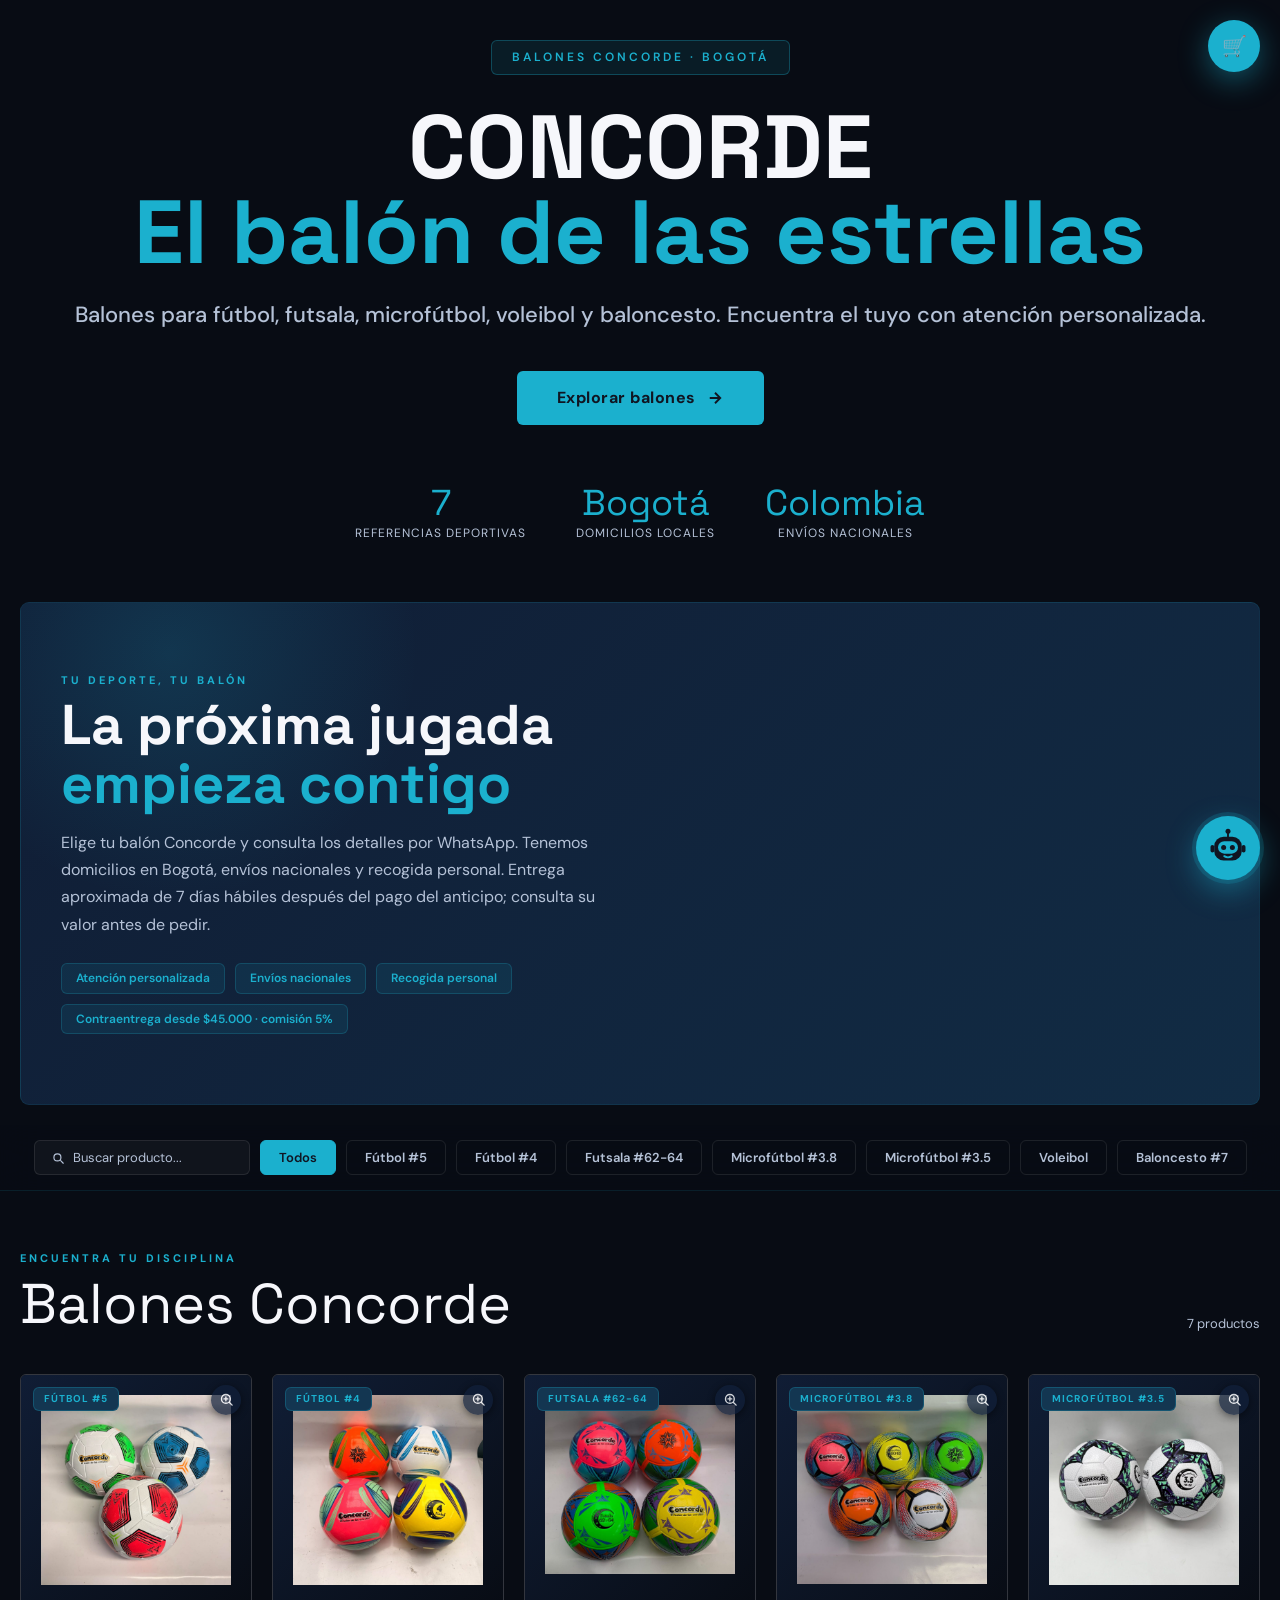
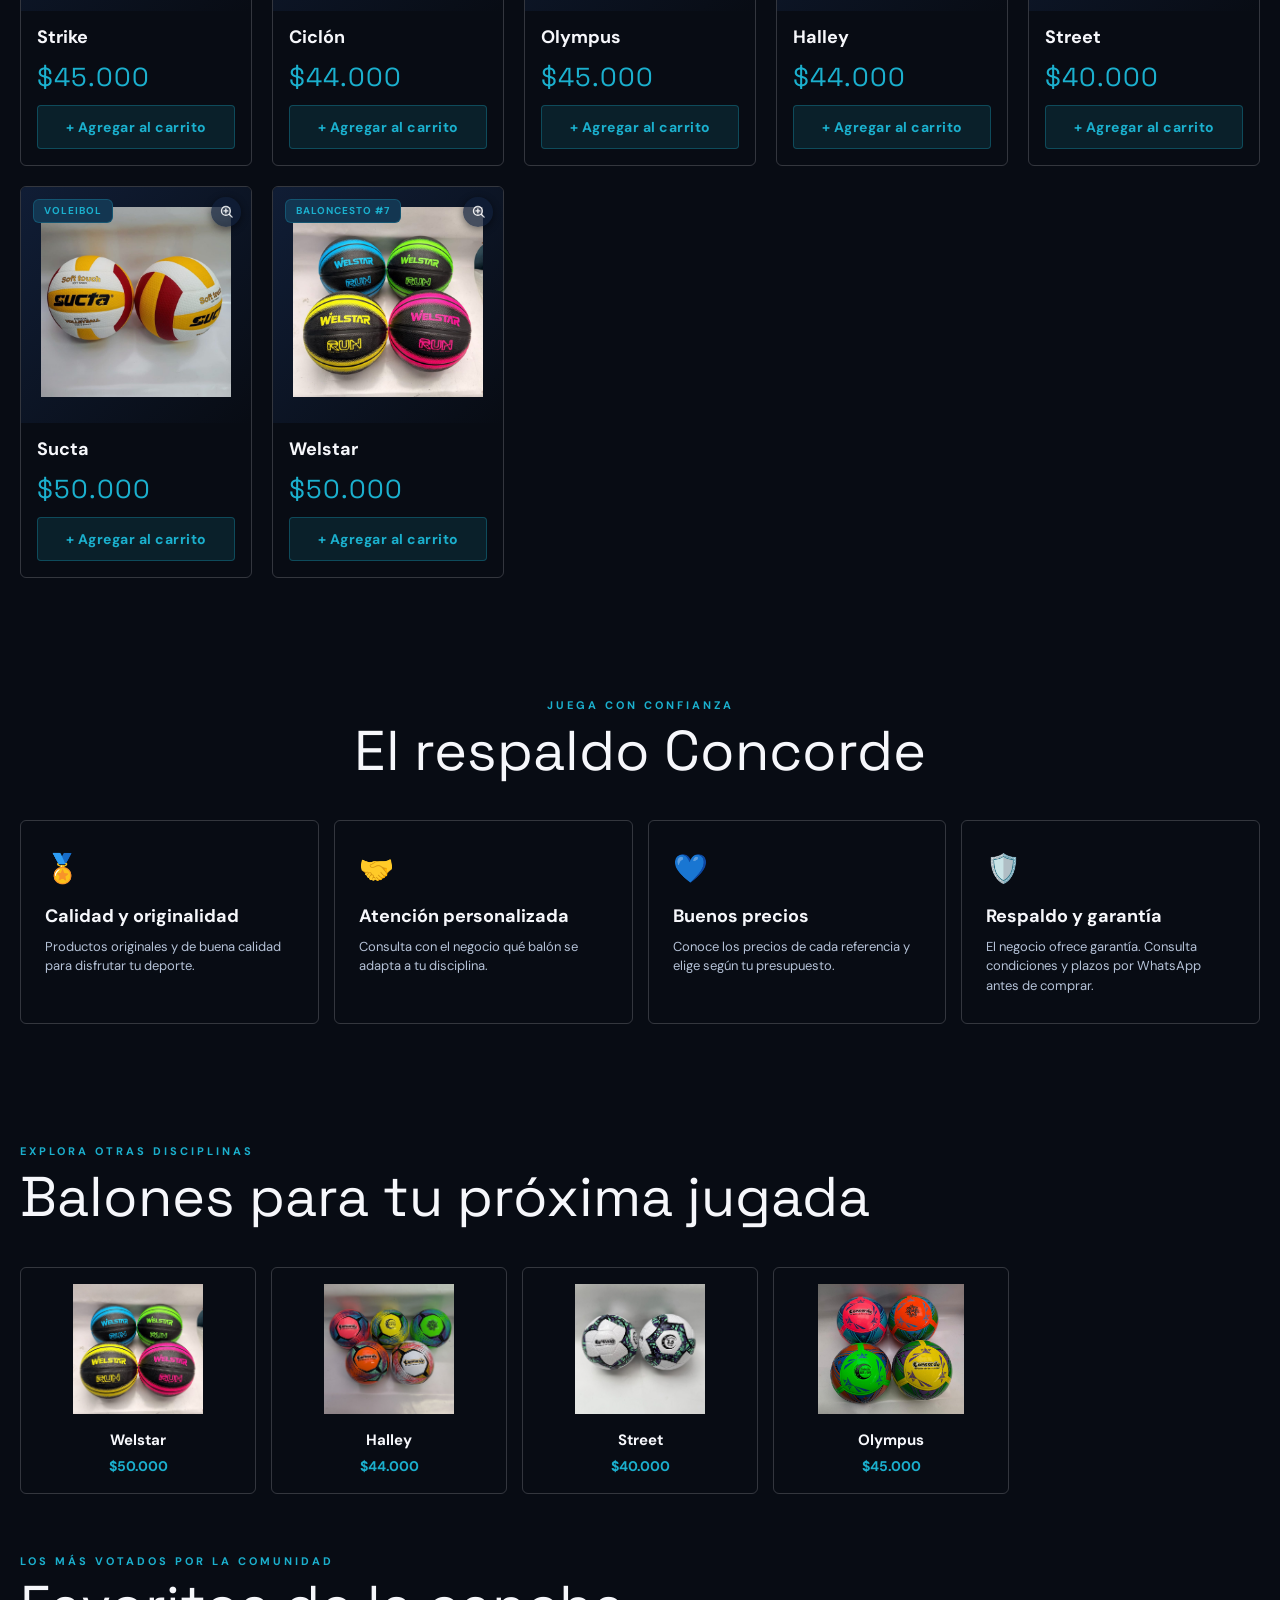
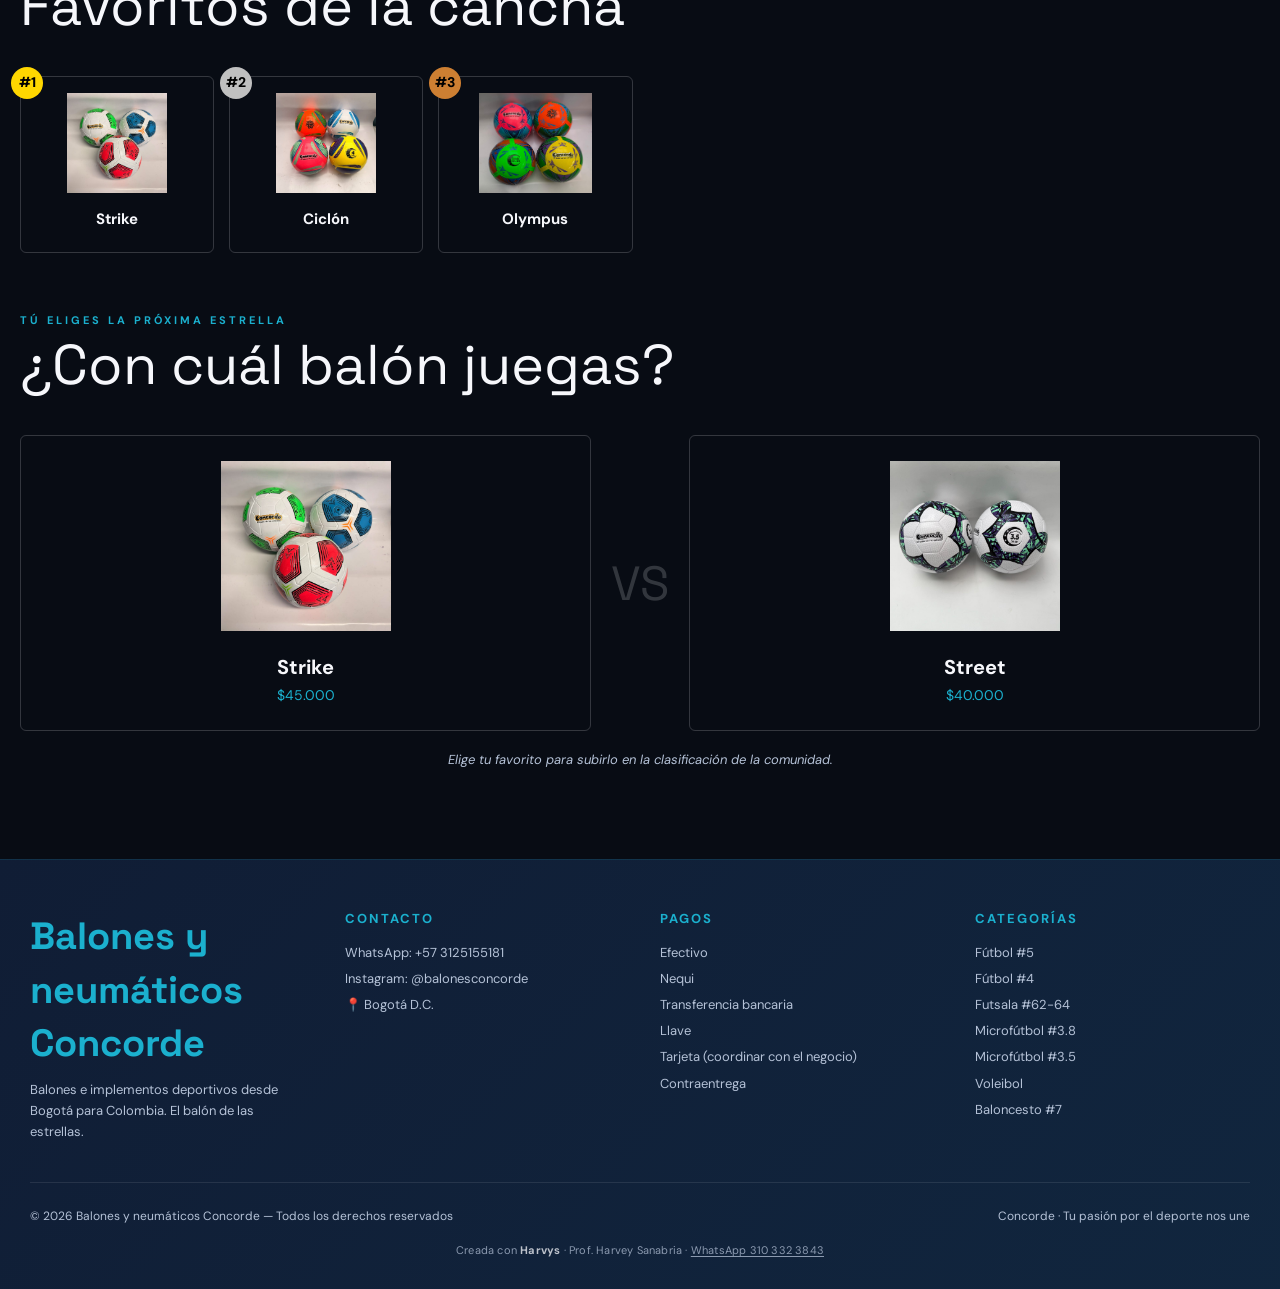
<file: index.html>
<!DOCTYPE html>
<!-- Tienda generada con Harvys, asistente de e-commerce creado por el Profesor Harvey Sanabria -->
<html lang="es">
<head>
<meta charset="UTF-8">
<meta name="viewport" content="width=device-width, initial-scale=1.0">
<title>Balones y neumáticos Concorde — El balón de las estrellas</title>
<meta name="description" content="Balones e implementos deportivos para diversos deportes.">
<meta name="generator" content="Harvys — asistente de e-commerce del Profesor Harvey Sanabria">

<link rel="preconnect" href="https://fonts.googleapis.com">
<link rel="preconnect" href="https://fonts.gstatic.com" crossorigin>
<link href="https://fonts.googleapis.com/css2?family=Space+Grotesk&display=swap" rel="stylesheet">
<link href="https://fonts.googleapis.com/css2?family=DM+Sans:wght@400;600;700&display=swap" rel="stylesheet">
<link rel="stylesheet" href="styles.css">
</head>
<body class="anim-baja tarj-borde modo-oscuro">

<!-- MODAL PAGO -->
<div class="modal-overlay" id="modal-pago" onclick="modalClickFuera(event)">
  <div class="modal">
    <div class="modal-handle"></div>
    <div class="modal-head"><h3>Confirmar pago</h3><button class="modal-cerrar" onclick="cerrarModal()" aria-label="Cerrar">✕</button></div>
    <div class="modal-body">
      <div class="modal-total"><span class="tl">Total a pagar</span><span class="tm" id="modal-total-monto">$0</span></div>
      <div class="pago-metodos" id="pago-metodos"></div>
      <div class="pago-datos" id="pago-datos">
        <div class="pd-label">Transferir a este número</div>
        <div class="pd-numero" id="pd-numero"></div>
        <div class="pd-nombre" id="pd-nombre"></div>
        <button class="btn-copiar" onclick="copiarNumero()">📋 Copiar número</button>
      </div>
      <div class="pasos">
        <div class="paso"><div class="paso-num">1</div><div class="paso-txt" id="paso-1"></div></div>
        <div class="paso"><div class="paso-num">2</div><div class="paso-txt">Toca <strong>"Confirmar y enviar"</strong> — se abre WhatsApp con tu pedido</div></div>
        <div class="paso"><div class="paso-num">3</div><div class="paso-txt" id="paso-3"></div></div>
      </div>
    </div>
    <div class="modal-foot">
      <a href="#" target="_blank" rel="noopener" class="btn-wsp" onclick="return prepararWsp(this)">✅ Confirmar y enviar por WhatsApp</a>
      <button class="btn-seguir" onclick="cerrarModal()">← Seguir comprando</button>
    </div>
  </div>
</div>

<div class="overlay" id="overlay" onclick="cerrarCarrito()"></div>

<!-- VISOR DE FOTOS -->
<div class="visor" id="visor" role="dialog" aria-modal="true" aria-label="Foto del producto">
  <figure class="visor-caja">
    <button class="visor-cerrar" aria-label="Cerrar">✕</button>
    <div class="visor-foto" id="visor-foto"><img id="visor-img" alt=""></div>
    <figcaption><strong id="visor-nombre"></strong><span id="visor-precio"></span></figcaption>
    <div class="visor-ayuda">Toca o haz clic en la foto para ampliarla más</div>
  </figure>
</div>

<button class="carrito-fab" onclick="toggleCarrito()" id="fab" aria-label="Abrir carrito">🛒<span class="carrito-badge" id="badge">0</span></button>

<div class="carrito-panel" id="panel-carrito">
  <div class="panel-header"><h3>Tus balones elegidos</h3><button class="btn-cerrar" onclick="cerrarCarrito()" aria-label="Cerrar carrito">✕</button></div>
  <ul id="lista-carrito"></ul>
  <div class="panel-footer">
    <div class="total-row"><span class="total-lbl">Total</span><span class="total-monto" id="total">$0</span></div>
    <div class="panel-btns"><button class="btn-vaciar" onclick="vaciarCarrito()">Vaciar</button><button class="btn-pagar" onclick="pagar()">Consultar pedido por WhatsApp</button></div>
  </div>
</div>

<!-- ASISTENTE DE LA TIENDA (responde con los datos de esta tienda) -->
<span class="as-aviso" id="as-aviso">¿Te ayudo? 👋</span>
<button class="as-burbuja" id="as-burbuja" aria-label="Abrir el asistente de la tienda"><svg class="as-robot" viewBox="0 0 64 64" aria-hidden="true">
      <line x1="32" y1="5" x2="32" y2="14" stroke="currentColor" stroke-width="3" stroke-linecap="round"/>
      <circle class="as-antena" cx="32" cy="5" r="4" fill="currentColor"/>
      <rect x="4" y="27" width="6" height="12" rx="3" fill="currentColor"/>
      <rect x="54" y="27" width="6" height="12" rx="3" fill="currentColor"/>
      <rect x="10" y="14" width="44" height="38" rx="15" fill="currentColor"/>
      <rect x="16" y="21" width="32" height="20" rx="10" fill="var(--as-cara)"/>
      <circle class="as-ojo" cx="25" cy="31" r="4" fill="currentColor"/>
      <circle class="as-ojo" cx="39" cy="31" r="4" fill="currentColor"/>
      <path d="M26 45q6 4 12 0" stroke="var(--as-cara)" stroke-width="3" fill="none" stroke-linecap="round"/>
    </svg></button>
<div class="as-panel" id="as-panel" role="dialog" aria-label="Pachito">
  <div class="as-cabecera">
    <div class="as-avatar"><svg class="as-robot" viewBox="0 0 64 64" aria-hidden="true">
      <line x1="32" y1="5" x2="32" y2="14" stroke="currentColor" stroke-width="3" stroke-linecap="round"/>
      <circle class="as-antena" cx="32" cy="5" r="4" fill="currentColor"/>
      <rect x="4" y="27" width="6" height="12" rx="3" fill="currentColor"/>
      <rect x="54" y="27" width="6" height="12" rx="3" fill="currentColor"/>
      <rect x="10" y="14" width="44" height="38" rx="15" fill="currentColor"/>
      <rect x="16" y="21" width="32" height="20" rx="10" fill="var(--as-cara)"/>
      <circle class="as-ojo" cx="25" cy="31" r="4" fill="currentColor"/>
      <circle class="as-ojo" cx="39" cy="31" r="4" fill="currentColor"/>
      <path d="M26 45q6 4 12 0" stroke="var(--as-cara)" stroke-width="3" fill="none" stroke-linecap="round"/>
    </svg></div>
    <div><strong>Pachito</strong><small><i></i> En línea</small></div>
    <button id="as-cerrar" aria-label="Cerrar el asistente">✕</button>
  </div>
  <div class="as-mensajes" id="as-mensajes"></div>
  <div class="as-chips" id="as-chips"></div>
  <form class="as-form" id="as-form">
    <input id="as-input" placeholder="Escribe tu pregunta…" autocomplete="off" aria-label="Tu pregunta">
    <button type="submit" aria-label="Enviar"><svg viewBox="0 0 24 24" width="18" height="18" fill="none" stroke="currentColor" stroke-width="2.4" stroke-linecap="round" stroke-linejoin="round"><path d="M12 19V5"/><path d="m5 12 7-7 7 7"/></svg></button>
  </form>
</div>

<header class="hero hero-compacto">
  <div class="hero-bg efecto-ninguno"></div>
  <div class="hero-content">
    <div>
      
      <div class="hero-badge">Balones Concorde · Bogotá</div>
      <h1>CONCORDE<span>El balón de las estrellas</span></h1>
      <p class="hero-sub">Balones para fútbol, futsala, microfútbol, voleibol y baloncesto. Encuentra el tuyo con atención personalizada.</p>
      <a href="#catalogo" class="btn-hero">Explorar balones
        <svg viewBox="0 0 24 24" fill="none" stroke="currentColor" stroke-width="2.5"><path d="M5 12h14M12 5l7 7-7 7"/></svg>
      </a>
      <div class="hero-stats"><div class="hero-stat"><div class="num">7</div><div class="lbl">Referencias deportivas</div></div><div class="hero-stat"><div class="num">Bogotá</div><div class="lbl">Domicilios locales</div></div><div class="hero-stat"><div class="num">Colombia</div><div class="lbl">Envíos nacionales</div></div></div>
    </div>
    </div>
  <div class="hero-scroll"><div></div></div>
</header>

<section class="banner-sec">
  <div class="banner-glow"></div>
  <div class="banner-content">
    <div class="sec-label">Tu deporte, tu balón</div>
    <h2>La próxima jugada <em>empieza contigo</em></h2>
    <p>Elige tu balón Concorde y consulta los detalles por WhatsApp. Tenemos domicilios en Bogotá, envíos nacionales y recogida personal. Entrega aproximada de 7 días hábiles después del pago del anticipo; consulta su valor antes de pedir.</p>
    <div class="banner-chips"><span class="chip">Atención personalizada</span><span class="chip">Envíos nacionales</span><span class="chip">Recogida personal</span><span class="chip">Contraentrega desde $45.000 · comisión 5%</span></div>
  </div>
</section>

<div class="filtros-wrap" id="filtros-bar">
  <div class="busqueda-wrap">
    <svg viewBox="0 0 24 24" fill="none" stroke-width="2" stroke-linecap="round"><path d="M21 21l-4.35-4.35M17 11A6 6 0 1 1 5 11a6 6 0 0 1 12 0z"/></svg>
    <input type="text" id="buscador" placeholder="Buscar producto..." oninput="filtrarBusqueda()">
  </div>
</div>
<section class="catalogo-wrap" id="catalogo">
  <div class="catalogo-header">
    <div><div class="sec-label">Encuentra tu disciplina</div><div class="sec-title">Balones Concorde</div></div>
    <div class="catalogo-count" id="cont-count"></div>
  </div>
  <div id="productos"></div>
</section>

<section class="beneficios-sec" id="beneficios">
  <div class="sec-centro"><div class="sec-label">Juega con confianza</div><div class="sec-title">El respaldo Concorde</div></div>
  <div class="beneficios-grid">
    <div class="bcard"><div class="bcard-icono">🏅</div><h3>Calidad y originalidad</h3><p>Productos originales y de buena calidad para disfrutar tu deporte.</p></div><div class="bcard"><div class="bcard-icono">🤝</div><h3>Atención personalizada</h3><p>Consulta con el negocio qué balón se adapta a tu disciplina.</p></div><div class="bcard"><div class="bcard-icono">💙</div><h3>Buenos precios</h3><p>Conoce los precios de cada referencia y elige según tu presupuesto.</p></div><div class="bcard"><div class="bcard-icono">🛡️</div><h3>Respaldo y garantía</h3><p>El negocio ofrece garantía. Consulta condiciones y plazos por WhatsApp antes de comprar.</p></div>
  </div>
</section>

<section class="recs-sec">
  <div class="sec-label">Explora otras disciplinas</div>
  <div class="sec-title">Balones para tu próxima jugada</div>
  <div class="recs-grid" id="recomendados"></div>
</section>

<section class="top-sec">
  <div class="sec-label">Los más votados por la comunidad</div>
  <div class="sec-title">Favoritos de la cancha</div>
  <div class="top-grid" id="top"></div>
</section>

<section class="duelo-sec">
  <div class="sec-label">Tú eliges la próxima estrella</div>
  <div class="sec-title">¿Con cuál balón juegas?</div>
  <div class="duelo-arena" id="duelo"></div>
  <p class="duelo-info">Elige tu favorito para subirlo en la clasificación de la comunidad.</p>
</section>

<footer>
  <div class="footer-grid">
    <div class="footer-marca"><h3>Balones y neumáticos Concorde</h3><p>Balones e implementos deportivos desde Bogotá para Colombia. El balón de las estrellas.</p></div>
    <div class="footer-col"><h4>Contacto</h4><ul><li><a href="https://wa.me/573125155181" target="_blank" rel="noopener">WhatsApp: +57 3125155181</a></li><li><a href="https://instagram.com/balonesconcorde" target="_blank" rel="noopener">Instagram: @balonesconcorde</a></li><li>📍 Bogotá D.C.</li></ul></div>
    <div class="footer-col"><h4>Pagos</h4><ul><li>Efectivo</li><li>Nequi</li><li>Transferencia bancaria</li><li>Llave</li><li>Tarjeta (coordinar con el negocio)</li><li>Contraentrega</li></ul></div>
    <div class="footer-col"><h4>Categorías</h4><ul><li>Fútbol #5</li><li>Fútbol #4</li><li>Futsala #62-64</li><li>Microfútbol #3.8</li><li>Microfútbol #3.5</li><li>Voleibol</li><li>Baloncesto #7</li></ul></div>
  </div>
  <div class="footer-bottom">
    <span>© 2026 Balones y neumáticos Concorde — Todos los derechos reservados</span>
    <span>Concorde · Tu pasión por el deporte nos une</span>
  </div>
  <div class="footer-credito">
    Creada con <strong>Harvys</strong> · Prof. Harvey Sanabria ·
    <a href="https://wa.me/573103323843?text=Hola%20Profesor%20Harvey%2C%20vi%20una%20tienda%20creada%20con%20Harvys%20y%20quiero%20m%C3%A1s%20informaci%C3%B3n." target="_blank" rel="noopener">WhatsApp 310 332 3843</a>
  </div>
</footer>

<!-- Copia del proyecto para volver a abrirlo en Harvys (botón "Abrir"). No la borres. -->
<script type="application/json" id="harvys-proyecto">{"negocio":{"nombre":"Balones y neumáticos Concorde","descripcion":"Balones e implementos deportivos para diversos deportes.","eslogan":"El balón de las estrellas","ciudad":"Bogotá D.C.","cobertura":"Domicilios en Bogotá y envíos a nivel nacional, principalmente Bogotá y Medellín. Recogida personal disponible; dirección [POR COMPLETAR]. Entrega aproximada: 7 días hábiles después del pago del anticipo; valor del anticipo [POR COMPLETAR].","whatsapp":"573125155181","instagram":"balonesconcorde","facebook":"","tiktok":"","horarios":[],"logo":""},"tema":{"nombreEstilo":"Concorde Edición Estrella","modo":"oscuro","colores":{"primario":"#1BB0CE","textoSobrePrimario":"#101522","fondo":"#080C14","fondoAlterno":"#101D35","tarjeta":"#12213B","texto":"#F6F7FB","textoSuave":"#B5C2D7","acento":"#69A7FF"},"fuentes":{"titulos":"Space Grotesk","cuerpo":"DM Sans"},"titulosMayusculas":false,"radio":6,"animaciones":"baja","fondoEfecto":"ninguno","hero":"compacto","tarjetas":"borde"},"textos":{"heroEtiqueta":"Balones Concorde · Bogotá","heroTitulo":"CONCORDE","heroTituloResaltado":"El balón de las estrellas","heroSubtitulo":"Balones para fútbol, futsala, microfútbol, voleibol y baloncesto. Encuentra el tuyo con atención personalizada.","heroBoton":"Explorar balones","heroImagen":"","estadisticas":[{"valor":"{productos}","etiqueta":"Referencias deportivas"},{"valor":"Bogotá","etiqueta":"Domicilios locales"},{"valor":"Colombia","etiqueta":"Envíos nacionales"}],"bannerEtiqueta":"Tu deporte, tu balón","bannerTitulo":"La próxima jugada","bannerTituloResaltado":"empieza contigo","bannerTexto":"Elige tu balón Concorde y consulta los detalles por WhatsApp. Tenemos domicilios en Bogotá, envíos nacionales y recogida personal. Entrega aproximada de 7 días hábiles después del pago del anticipo; consulta su valor antes de pedir.","chips":["Atención personalizada","Envíos nacionales","Recogida personal","Contraentrega desde $45.000 · comisión 5%"],"catalogoEtiqueta":"Encuentra tu disciplina","catalogoTitulo":"Balones Concorde","botonAgregar":"+ Agregar al carrito","beneficiosEtiqueta":"Juega con confianza","beneficiosTitulo":"El respaldo Concorde","recomendadosEtiqueta":"Explora otras disciplinas","recomendadosTitulo":"Balones para tu próxima jugada","topEtiqueta":"Los más votados por la comunidad","topTitulo":"Favoritos de la cancha","dueloEtiqueta":"Tú eliges la próxima estrella","dueloTitulo":"¿Con cuál balón juegas?","dueloInfo":"Elige tu favorito para subirlo en la clasificación de la comunidad.","testimoniosEtiqueta":"La voz de nuestros clientes","testimoniosTitulo":"Experiencias Concorde","horariosEtiqueta":"Planea tu visita","horariosTitulo":"Horarios de atención","footerTexto":"Balones e implementos deportivos desde Bogotá para Colombia. El balón de las estrellas.","footerFrase":"Concorde · Tu pasión por el deporte nos une","carritoTitulo":"Tus balones elegidos","botonPagar":"Consultar pedido por WhatsApp"},"productos":[{"id":"strike","nombre":"Strike","precio":45000,"categoria":"Fútbol #5","imagen":"foto:0so4nb","opciones":null,"destacado":false},{"id":"ciclon","nombre":"Ciclón","precio":44000,"categoria":"Fútbol #4","imagen":"foto:76j48a","opciones":null,"destacado":false},{"id":"olympus","nombre":"Olympus","precio":45000,"categoria":"Futsala #62-64","imagen":"foto:a7l2a1","opciones":null,"destacado":false},{"id":"halley","nombre":"Halley","precio":44000,"categoria":"Microfútbol #3.8","imagen":"foto:vgxmqe","opciones":null,"destacado":false},{"id":"street","nombre":"Street","precio":40000,"categoria":"Microfútbol #3.5","imagen":"foto:yjb7ke","opciones":null,"destacado":false},{"id":"sucta","nombre":"Sucta","precio":50000,"categoria":"Voleibol","imagen":"foto:7ngcpo","opciones":null,"destacado":false},{"id":"welstar","nombre":"Welstar","precio":50000,"categoria":"Baloncesto #7","imagen":"foto:v6tj8e","opciones":null,"destacado":false}],"beneficios":[{"icono":"🏅","titulo":"Calidad y originalidad","texto":"Productos originales y de buena calidad para disfrutar tu deporte."},{"icono":"🤝","titulo":"Atención personalizada","texto":"Consulta con el negocio qué balón se adapta a tu disciplina."},{"icono":"💙","titulo":"Buenos precios","texto":"Conoce los precios de cada referencia y elige según tu presupuesto."},{"icono":"🛡️","titulo":"Respaldo y garantía","texto":"El negocio ofrece garantía. Consulta condiciones y plazos por WhatsApp antes de comprar."}],"testimonios":[],"pagos":{"metodos":[{"nombre":"Efectivo","icono":"💵","tipo":"efectivo"},{"nombre":"Nequi","icono":"💜","tipo":"transferencia"},{"nombre":"Transferencia bancaria","icono":"🏦","tipo":"transferencia"},{"nombre":"Llave","icono":"🔑","tipo":"transferencia"},{"nombre":"Tarjeta (coordinar con el negocio)","icono":"💳","tipo":"tarjeta"},{"nombre":"Contraentrega","icono":"📦","tipo":"contraentrega"}],"numeroTransferencia":"[POR COMPLETAR]","titular":"[POR COMPLETAR]","contraentregaDetalle":"Disponible a nivel nacional para pedidos desde $45.000. Pago en efectivo al repartidor, con comisión adicional del 5% de la empresa de reparto. Confirmar con el negocio cómo aplica el anticipo a esta modalidad."},"backend":{"url":"https://script.google.com/macros/s/AKfycbyC-VbHXUY11OPLFD38ozT7KWyQy2l7pRGerry-oQ2YXIqTw2NcPNza7fG5XhW9taYYkA/exec"},"asistente":{"activo":true,"nombre":"Pachito","saludo":"¡Hola! Soy Pachito, tu guía de Balones Concorde. Te ayudo a consultar referencias, precios y entregas. ¿Para qué deporte buscas balón?"},"secciones":["banner","catalogo","beneficios","recomendados","top","duelo"],"personalizado":{"css":"","secciones":[]}}</script>
<script type="application/json" id="harvys-rutas">{"strike":"img/strike-futbol-5-0so4nb.jpg","ciclon":"img/ciclon-futbol-4-76j48a.jpg","olympus":"img/olympus-futsala-62-64-a7l2a1.jpg","halley":"img/halley-micro-3-8-vgxmqe.jpg","street":"img/street-micro-3-5-yjb7ke.jpg","sucta":"img/sucta-voleibol-7ngcpo.jpg","welstar":"img/welstar-basquetbol-v6tj8e.jpg"}</script>
<script src="script.js"></script>
</body>
</html>
</file>
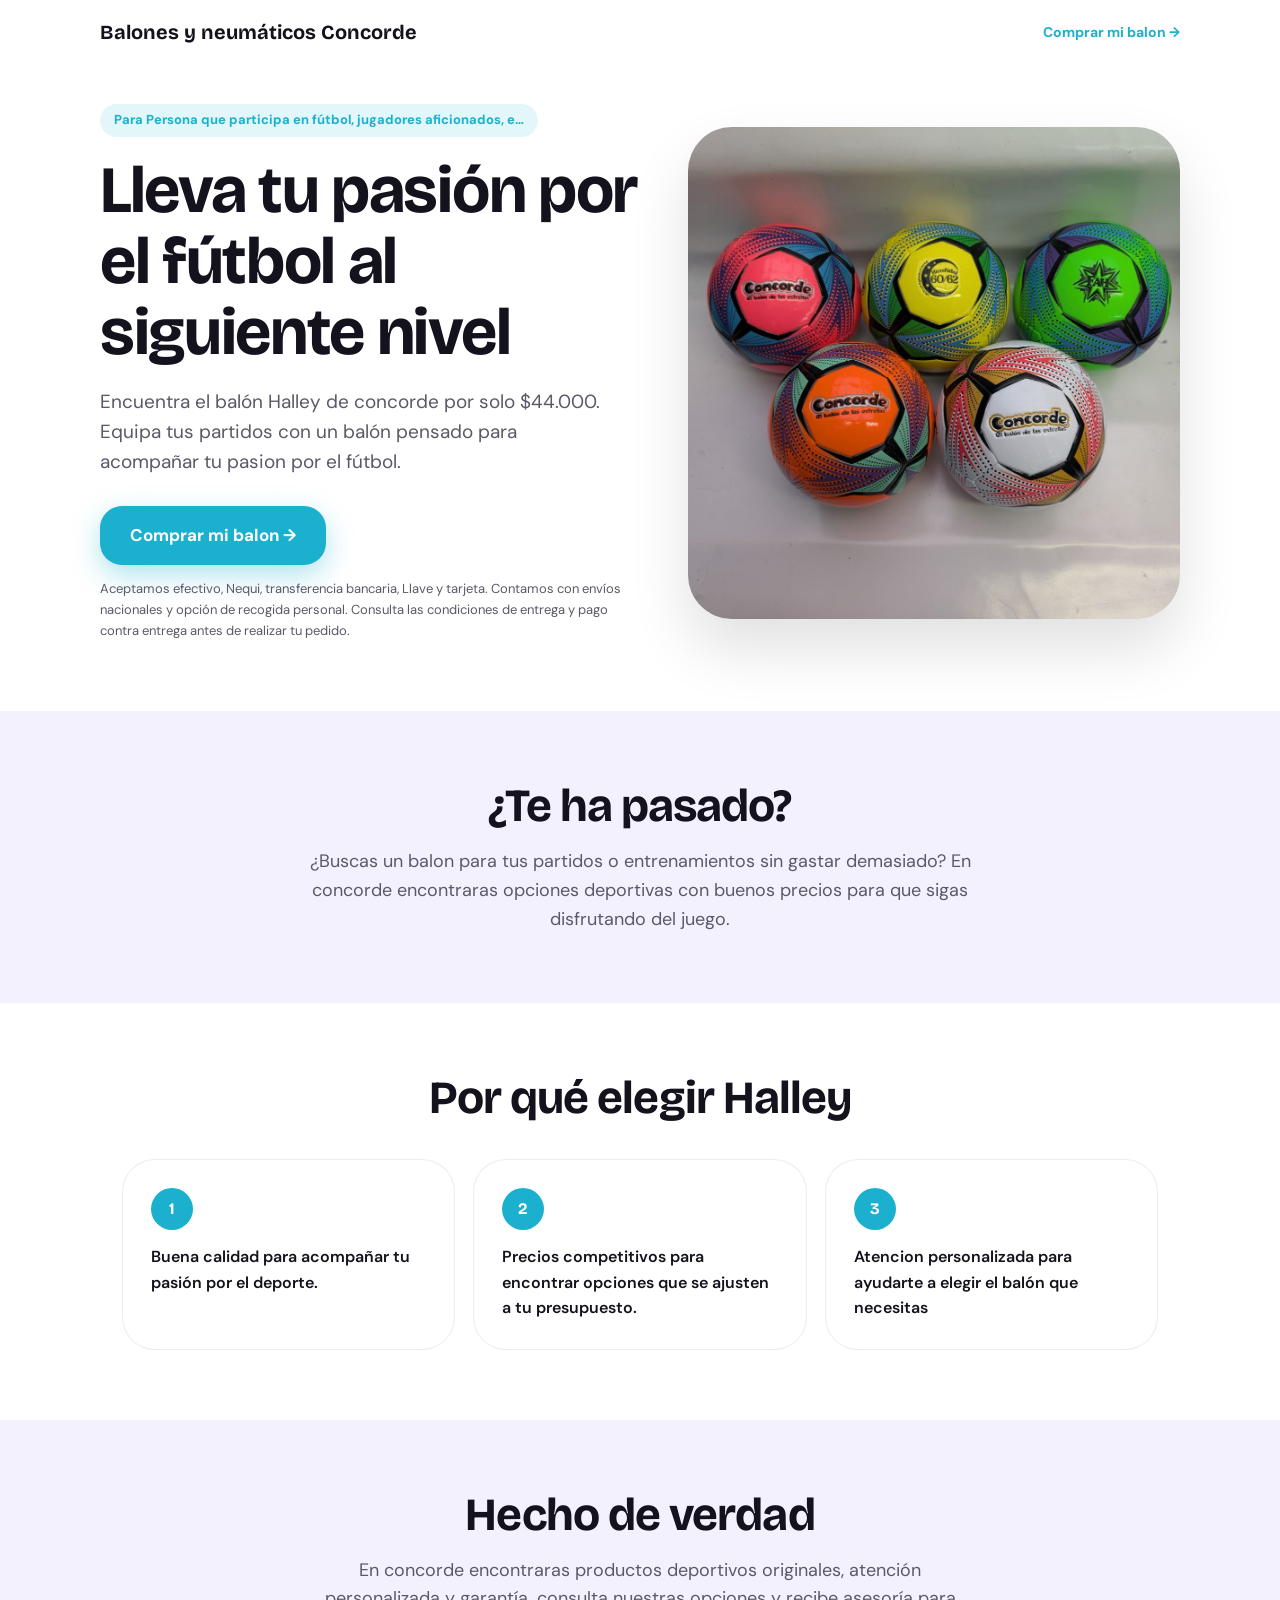
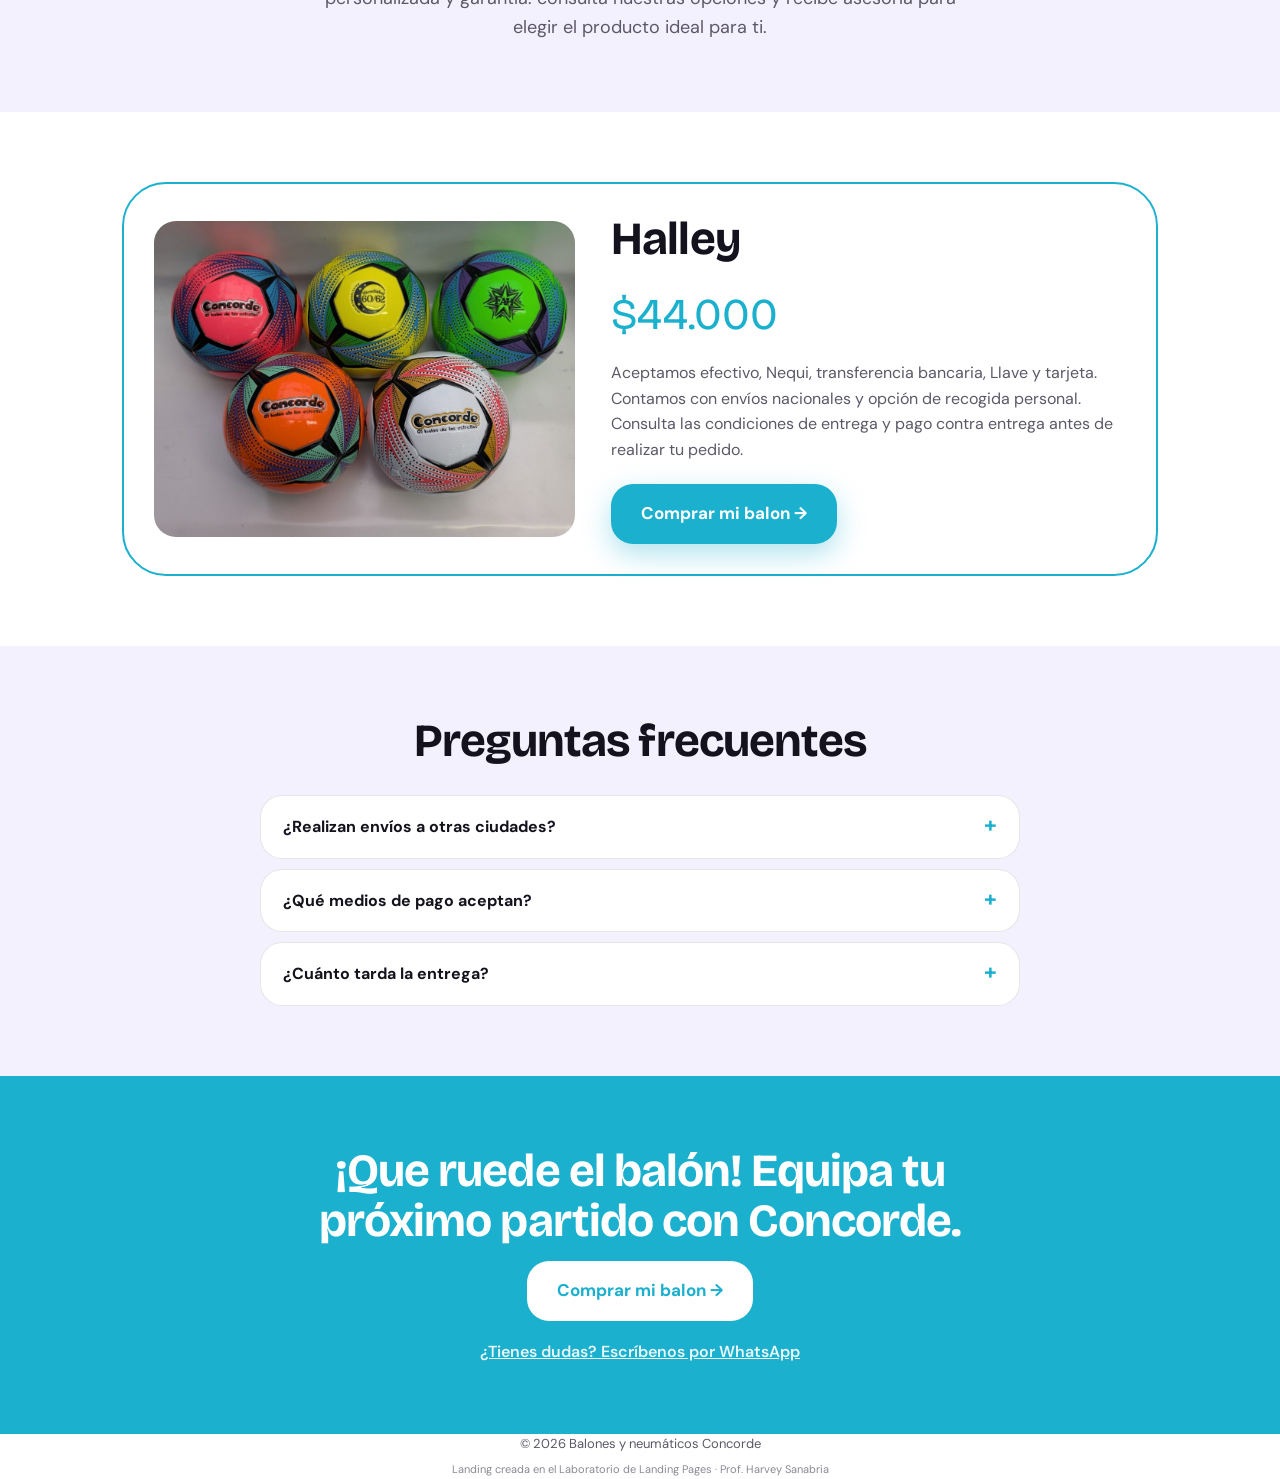
<file: landing-carol.html>
<!DOCTYPE html>
<!-- Landing creada en el Laboratorio de Landing Pages · Profesor Harvey Sanabria -->
<html lang="es">
<head>
<meta charset="UTF-8">
<meta name="viewport" content="width=device-width, initial-scale=1.0">
<title>Halley · Balones y neumáticos Concorde</title>
<meta name="description" content="Encuentra el balón Halley de concorde por solo $44.000. Equipa tus partidos con un balón pensado para acompañar tu pasion por el fútbol.">
<!-- Vista previa al compartir el enlace en redes y WhatsApp -->
<meta property="og:title" content="Lleva tu pasión por el fútbol al siguiente nivel">
<meta property="og:description" content="Encuentra el balón Halley de concorde por solo $44.000. Equipa tus partidos con un balón pensado para acompañar tu pasion por el fútbol.">
<meta property="og:image" content="https://camiloamaldonado.github.io/concorde-tienda/img/halley-micro-3-8-vgxmqe.jpg">
<link rel="preconnect" href="https://fonts.googleapis.com">
<link href="https://fonts.googleapis.com/css2?family=Bricolage+Grotesque:opsz,wght@12..96,700;12..96,800&family=DM+Sans:wght@400;600;700&display=swap" rel="stylesheet">
<style>
:root{--c:#1bb0ce;--ct:#ffffff;--bg:#ffffff;--bg2:#f4f1ff;--tx:#14121c;--tx2:#5c5868;--r:22px;--ft:'Bricolage Grotesque',system-ui,sans-serif;--fb:'DM Sans',system-ui,sans-serif}
*{box-sizing:border-box;margin:0;padding:0}
body{background:var(--bg);color:var(--tx);font-family:var(--fb);line-height:1.6}
img{max-width:100%;display:block}
.contenedor{max-width:1080px;margin:0 auto;padding:0 22px}
h1,h2{font-family:var(--ft);line-height:1.08;letter-spacing:-.02em}
.boton{display:inline-flex;align-items:center;gap:8px;background:var(--c);color:var(--ct);padding:16px 30px;border-radius:var(--r);font-weight:700;text-decoration:none;font-size:17px;box-shadow:0 10px 28px color-mix(in srgb,var(--c) 35%,transparent);transition:transform .2s}
.boton:hover{transform:translateY(-2px)}
/* Barra superior: solo la marca y el botón (sin menú que distraiga) */
.barra{display:flex;justify-content:space-between;align-items:center;padding:16px 0}
.barra strong{font-family:var(--ft);font-size:20px}
.barra a{color:var(--c);font-weight:700;text-decoration:none;font-size:14px}
/* 1. Hero */
.hero{display:grid;grid-template-columns:1.05fr .95fr;gap:44px;align-items:center;padding:40px 0 70px}
.etiqueta{display:inline-block;background:color-mix(in srgb,var(--c) 12%,transparent);color:var(--c);padding:6px 14px;border-radius:100px;font-size:13px;font-weight:700;margin-bottom:18px}
.hero h1{font-size:clamp(38px,5.6vw,66px);margin-bottom:18px}
.hero p{font-size:19px;color:var(--tx2);margin-bottom:28px;max-width:520px}
.micro{display:block;margin-top:14px;font-size:13px;color:var(--tx2)}
.foto-hero{width:100%;aspect-ratio:1/1;object-fit:cover;border-radius:calc(var(--r) * 2);box-shadow:0 30px 60px rgba(0,0,0,.12);background:var(--bg2)}
.foto-vacia{display:grid;place-items:center;background:repeating-linear-gradient(45deg,var(--bg2),var(--bg2) 12px,color-mix(in srgb,var(--c) 8%,var(--bg2)) 12px,color-mix(in srgb,var(--c) 8%,var(--bg2)) 24px);color:var(--tx2);font-weight:600;text-align:center;padding:20px}
section{padding:70px 0}
.alterna{background:var(--bg2)}
.centro{text-align:center;max-width:720px;margin:0 auto}
section h2{font-size:clamp(30px,4vw,46px);margin-bottom:16px}
.centro p{font-size:18px;color:var(--tx2)}
/* 3. Beneficios */
.beneficios{display:grid;grid-template-columns:repeat(3,1fr);gap:18px;margin-top:36px}
.beneficio{background:var(--bg);border-radius:calc(var(--r) * 1.5);padding:28px;border:1px solid color-mix(in srgb,var(--tx) 8%,transparent)}
.beneficio b{display:grid;place-items:center;width:42px;height:42px;border-radius:50%;background:var(--c);color:var(--ct);margin-bottom:14px;font-family:var(--ft)}
.beneficio p{font-size:16px;font-weight:600}
/* 5. Oferta */
.oferta{display:grid;grid-template-columns:.9fr 1.1fr;gap:36px;align-items:center;background:var(--bg);border-radius:calc(var(--r) * 2);padding:30px;border:2px solid var(--c)}
.foto-oferta{width:100%;aspect-ratio:4/3;object-fit:cover;border-radius:var(--r);background:var(--bg2)}
.precio{font-family:var(--ft);font-size:44px;color:var(--c);margin:6px 0 10px}
.condiciones{color:var(--tx2);margin-bottom:22px}
/* 6. Preguntas frecuentes */
.faq{max-width:760px;margin:30px auto 0;display:grid;gap:10px}
details{background:var(--bg);border-radius:var(--r);padding:18px 22px;border:1px solid color-mix(in srgb,var(--tx) 10%,transparent)}
summary{font-weight:700;cursor:pointer;list-style:none;display:flex;justify-content:space-between}
summary::after{content:'+';color:var(--c);font-size:22px;line-height:1}
details[open] summary::after{content:'–'}
details p{margin-top:10px;color:var(--tx2)}
/* 7. Cierre */
.cierre{background:var(--c);color:var(--ct);text-align:center}
.cierre .boton{background:var(--ct);color:var(--c);box-shadow:none}
.cierre a.secundario{display:block;margin-top:18px;color:var(--ct);opacity:.9;font-weight:600}
footer{padding:28px 0 90px;text-align:center;font-size:13px;color:var(--tx2)}
footer small{display:block;margin-top:6px;font-size:11px;opacity:.7}
/* Botón fijo en celular */
.cta-movil{display:none}
@media(max-width:780px){
  .hero,.oferta{grid-template-columns:1fr}
  .hero{padding:16px 0 50px;gap:26px}
  .beneficios{grid-template-columns:1fr}
  section{padding:54px 0}
  .cta-movil{display:block;position:fixed;left:12px;right:12px;bottom:12px;text-align:center;justify-content:center;z-index:10}
}
</style>
</head>
<body>
<div class="contenedor barra"><strong>Balones y neumáticos Concorde</strong><a href="https://camiloamaldonado.github.io/concorde-tienda/?utm_source=landing&amp;utm_medium=barra&amp;utm_campaign=halley">Comprar mi balon →</a></div>

<!-- 1. HERO: promesa + llamado a la acción -->
<header class="contenedor hero">
  <div>
    <span class="etiqueta">Para Persona que participa en fútbol, jugadores aficionados, e…</span>
    <h1>Lleva tu pasión por el fútbol al siguiente nivel</h1>
    <p>Encuentra el balón Halley de concorde por solo $44.000. Equipa tus partidos con un balón pensado para acompañar tu pasion por el fútbol.</p>
    <a class="boton" href="https://camiloamaldonado.github.io/concorde-tienda/?utm_source=landing&amp;utm_medium=hero&amp;utm_campaign=halley">Comprar mi balon →</a>
    <span class="micro">Aceptamos efectivo, Nequi, transferencia bancaria, Llave y tarjeta. Contamos con envíos nacionales y opción de recogida personal. Consulta las condiciones de entrega y pago contra entrega antes de realizar tu pedido.</span>
  </div>
  <img class="foto-hero" src="https://camiloamaldonado.github.io/concorde-tienda/img/halley-micro-3-8-vgxmqe.jpg" alt="Halley">
</header>

<!-- 2. EL PROBLEMA -->
<section class="alterna"><div class="contenedor centro">
  <h2>¿Te ha pasado?</h2>
  <p>¿Buscas un balon para tus partidos o entrenamientos sin gastar demasiado? En concorde encontraras opciones deportivas con buenos precios para que sigas disfrutando del juego.</p>
</div></section>

<!-- 3. BENEFICIOS -->
<section><div class="contenedor">
  <div class="centro"><h2>Por qué elegir Halley</h2></div>
  <div class="beneficios">
    <div class="beneficio"><b>1</b><p>Buena calidad para acompañar tu pasión por el deporte.</p></div>
    <div class="beneficio"><b>2</b><p>Precios competitivos para encontrar opciones que se ajusten a tu presupuesto.</p></div>
    <div class="beneficio"><b>3</b><p>Atencion personalizada para ayudarte a elegir el balón que necesitas</p></div>
  </div>
</div></section>

<!-- 4. CONFIANZA -->
<section class="alterna"><div class="contenedor centro">
  <h2>Hecho de verdad</h2>
  <p>En concorde encontraras productos deportivos originales, atención personalizada y garantía. consulta nuestras opciones y recibe asesoría para elegir el producto ideal para ti.</p>
</div></section>

<!-- 5. LA OFERTA -->
<section><div class="contenedor">
  <div class="oferta">
    <img class="foto-oferta" src="https://camiloamaldonado.github.io/concorde-tienda/img/halley-micro-3-8-vgxmqe.jpg" alt="Halley">
    <div>
      <h2>Halley</h2>
      <p class="precio">$44.000</p>
      <p class="condiciones">Aceptamos efectivo, Nequi, transferencia bancaria, Llave y tarjeta. Contamos con envíos nacionales y opción de recogida personal. Consulta las condiciones de entrega y pago contra entrega antes de realizar tu pedido.</p>
      <a class="boton" href="https://camiloamaldonado.github.io/concorde-tienda/?utm_source=landing&amp;utm_medium=oferta&amp;utm_campaign=halley">Comprar mi balon →</a>
    </div>
  </div>
</div></section>

<!-- 6. PREGUNTAS FRECUENTES -->
<section class="alterna"><div class="contenedor">
  <div class="centro"><h2>Preguntas frecuentes</h2></div>
  <div class="faq">
    <details><summary>¿Realizan envíos a otras ciudades?</summary><p>Sí, realizamos envíos a nivel nacional, principalmente en Bogotá y Medellín.</p></details>
    <details><summary>¿Qué medios de pago aceptan?</summary><p>Aceptamos efectivo, Nequi, transferencia bancaria, Llave y tarjeta.</p></details>
    <details><summary>¿Cuánto tarda la entrega?</summary><p>El tiempo aproximado es de siete días hábiles después del pago del anticipo.</p></details>
  </div>
</div></section>

<!-- 7. CIERRE -->
<section class="cierre"><div class="contenedor centro">
  <h2>¡Que ruede el balón! Equipa tu próximo partido con Concorde.</h2>
  <a class="boton" href="https://camiloamaldonado.github.io/concorde-tienda/?utm_source=landing&amp;utm_medium=cierre&amp;utm_campaign=halley">Comprar mi balon →</a>
  <a class="secundario" href="https://wa.me/573125155181?text=Hola%20Balones%20y%20neum%C3%A1ticos%20Concorde%2C%20tengo%20una%20pregunta%20sobre%20Halley.">¿Tienes dudas? Escríbenos por WhatsApp</a>
</div></section>

<footer class="contenedor">© 2026 Balones y neumáticos Concorde<small>Landing creada en el Laboratorio de Landing Pages · Prof. Harvey Sanabria</small></footer>
<a class="boton cta-movil" href="https://camiloamaldonado.github.io/concorde-tienda/?utm_source=landing&amp;utm_medium=movil&amp;utm_campaign=halley">Comprar mi balon →</a>
</body>
</html>
</file>
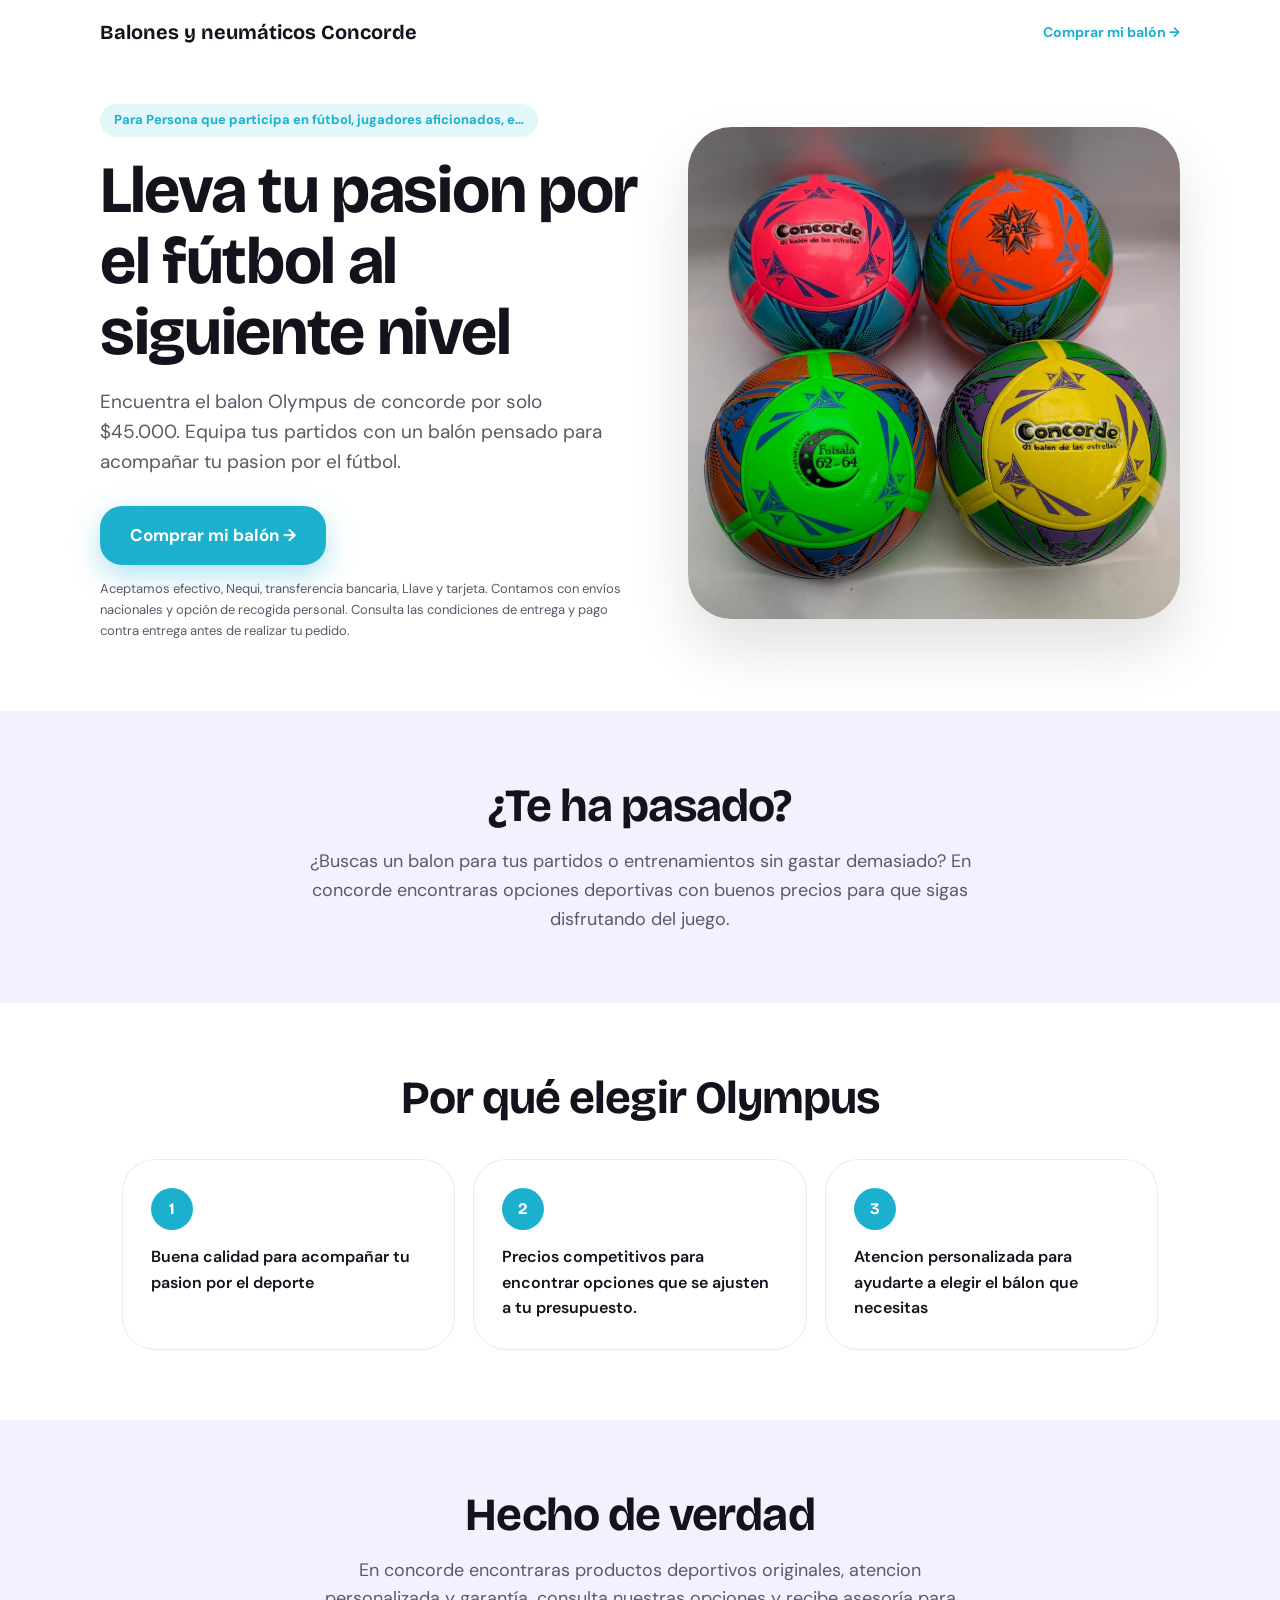
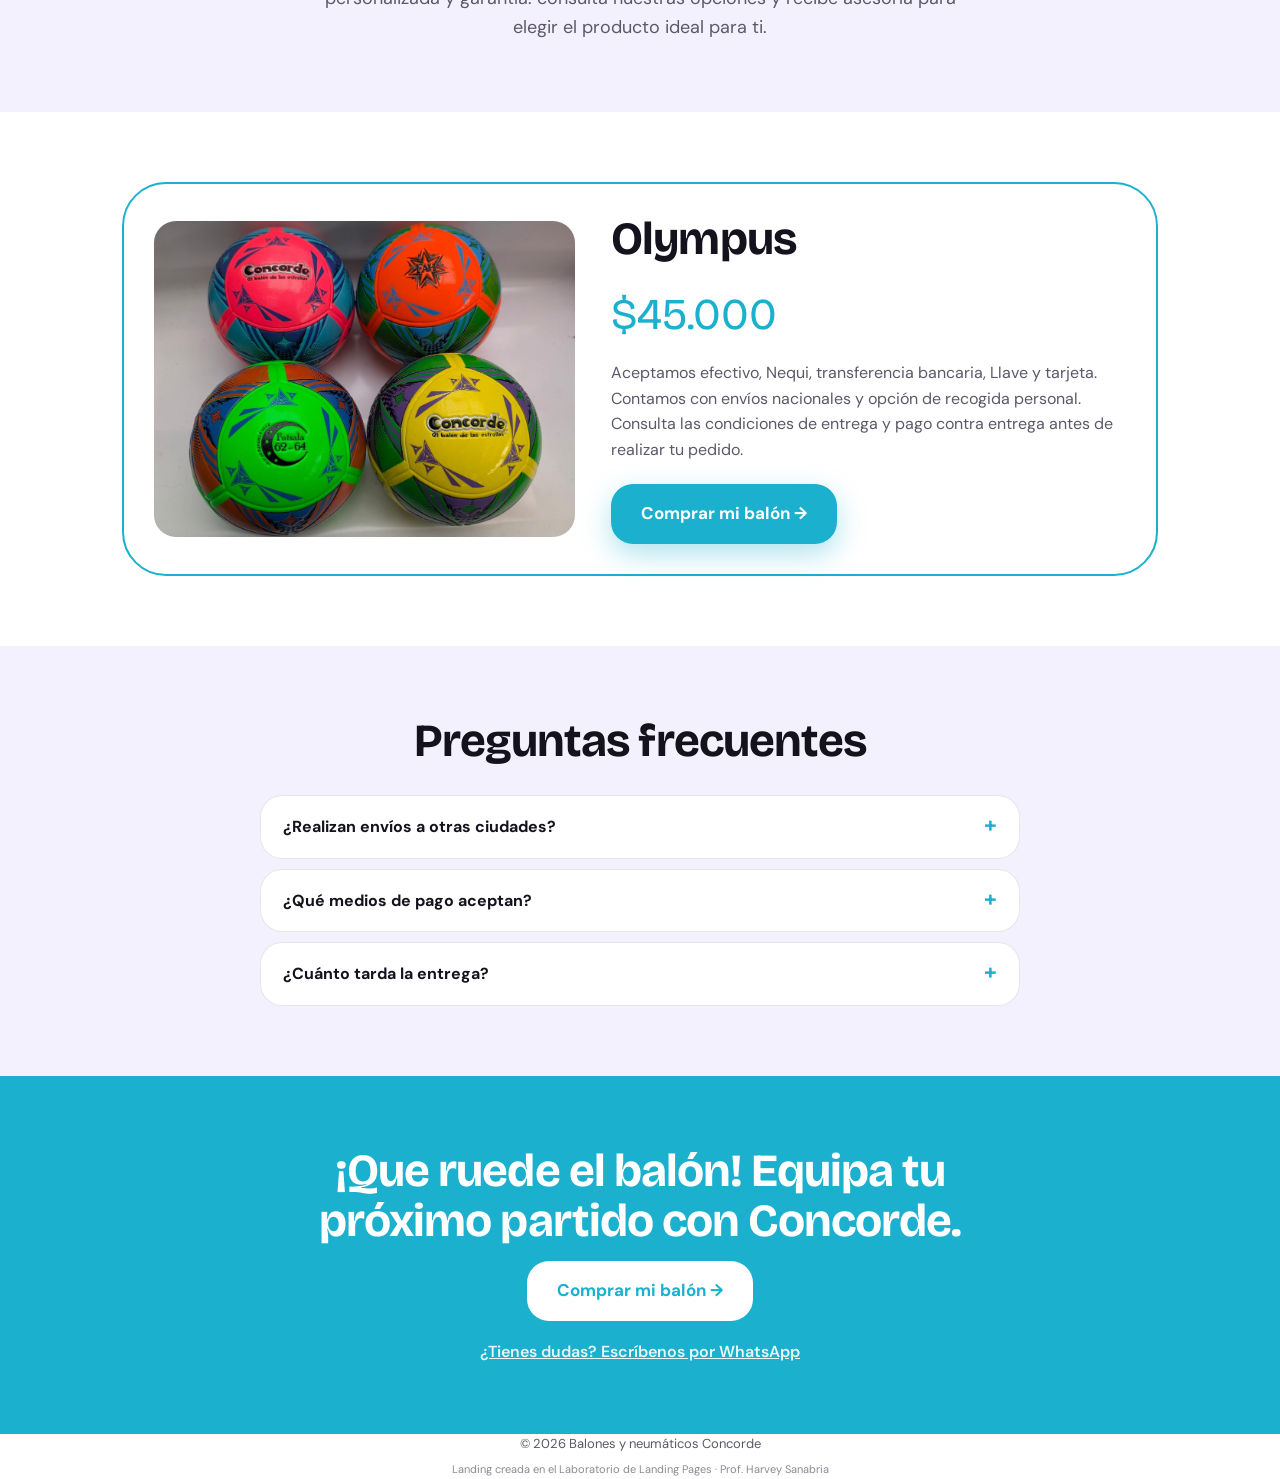
<file: landing-Laura.html>
<!DOCTYPE html>
<!-- Landing creada en el Laboratorio de Landing Pages · Profesor Harvey Sanabria -->
<html lang="es">
<head>
<meta charset="UTF-8">
<meta name="viewport" content="width=device-width, initial-scale=1.0">
<title>Olympus · Balones y neumáticos Concorde</title>
<meta name="description" content="Encuentra el balon Olympus de concorde por solo $45.000. Equipa tus partidos con un balón pensado para acompañar tu pasion por el fútbol.">
<!-- Vista previa al compartir el enlace en redes y WhatsApp -->
<meta property="og:title" content="Lleva tu pasion por el fútbol al siguiente nivel">
<meta property="og:description" content="Encuentra el balon Olympus de concorde por solo $45.000. Equipa tus partidos con un balón pensado para acompañar tu pasion por el fútbol.">
<meta property="og:image" content="https://camiloamaldonado.github.io/concorde-tienda/img/olympus-futsala-62-64-a7l2a1.jpg">
<link rel="preconnect" href="https://fonts.googleapis.com">
<link href="https://fonts.googleapis.com/css2?family=Bricolage+Grotesque:opsz,wght@12..96,700;12..96,800&family=DM+Sans:wght@400;600;700&display=swap" rel="stylesheet">
<style>
:root{--c:#1bb0ce;--ct:#ffffff;--bg:#ffffff;--bg2:#f4f1ff;--tx:#14121c;--tx2:#5c5868;--r:22px;--ft:'Bricolage Grotesque',system-ui,sans-serif;--fb:'DM Sans',system-ui,sans-serif}
*{box-sizing:border-box;margin:0;padding:0}
body{background:var(--bg);color:var(--tx);font-family:var(--fb);line-height:1.6}
img{max-width:100%;display:block}
.contenedor{max-width:1080px;margin:0 auto;padding:0 22px}
h1,h2{font-family:var(--ft);line-height:1.08;letter-spacing:-.02em}
.boton{display:inline-flex;align-items:center;gap:8px;background:var(--c);color:var(--ct);padding:16px 30px;border-radius:var(--r);font-weight:700;text-decoration:none;font-size:17px;box-shadow:0 10px 28px color-mix(in srgb,var(--c) 35%,transparent);transition:transform .2s}
.boton:hover{transform:translateY(-2px)}
/* Barra superior: solo la marca y el botón (sin menú que distraiga) */
.barra{display:flex;justify-content:space-between;align-items:center;padding:16px 0}
.barra strong{font-family:var(--ft);font-size:20px}
.barra a{color:var(--c);font-weight:700;text-decoration:none;font-size:14px}
/* 1. Hero */
.hero{display:grid;grid-template-columns:1.05fr .95fr;gap:44px;align-items:center;padding:40px 0 70px}
.etiqueta{display:inline-block;background:color-mix(in srgb,var(--c) 12%,transparent);color:var(--c);padding:6px 14px;border-radius:100px;font-size:13px;font-weight:700;margin-bottom:18px}
.hero h1{font-size:clamp(38px,5.6vw,66px);margin-bottom:18px}
.hero p{font-size:19px;color:var(--tx2);margin-bottom:28px;max-width:520px}
.micro{display:block;margin-top:14px;font-size:13px;color:var(--tx2)}
.foto-hero{width:100%;aspect-ratio:1/1;object-fit:cover;border-radius:calc(var(--r) * 2);box-shadow:0 30px 60px rgba(0,0,0,.12);background:var(--bg2)}
.foto-vacia{display:grid;place-items:center;background:repeating-linear-gradient(45deg,var(--bg2),var(--bg2) 12px,color-mix(in srgb,var(--c) 8%,var(--bg2)) 12px,color-mix(in srgb,var(--c) 8%,var(--bg2)) 24px);color:var(--tx2);font-weight:600;text-align:center;padding:20px}
section{padding:70px 0}
.alterna{background:var(--bg2)}
.centro{text-align:center;max-width:720px;margin:0 auto}
section h2{font-size:clamp(30px,4vw,46px);margin-bottom:16px}
.centro p{font-size:18px;color:var(--tx2)}
/* 3. Beneficios */
.beneficios{display:grid;grid-template-columns:repeat(3,1fr);gap:18px;margin-top:36px}
.beneficio{background:var(--bg);border-radius:calc(var(--r) * 1.5);padding:28px;border:1px solid color-mix(in srgb,var(--tx) 8%,transparent)}
.beneficio b{display:grid;place-items:center;width:42px;height:42px;border-radius:50%;background:var(--c);color:var(--ct);margin-bottom:14px;font-family:var(--ft)}
.beneficio p{font-size:16px;font-weight:600}
/* 5. Oferta */
.oferta{display:grid;grid-template-columns:.9fr 1.1fr;gap:36px;align-items:center;background:var(--bg);border-radius:calc(var(--r) * 2);padding:30px;border:2px solid var(--c)}
.foto-oferta{width:100%;aspect-ratio:4/3;object-fit:cover;border-radius:var(--r);background:var(--bg2)}
.precio{font-family:var(--ft);font-size:44px;color:var(--c);margin:6px 0 10px}
.condiciones{color:var(--tx2);margin-bottom:22px}
/* 6. Preguntas frecuentes */
.faq{max-width:760px;margin:30px auto 0;display:grid;gap:10px}
details{background:var(--bg);border-radius:var(--r);padding:18px 22px;border:1px solid color-mix(in srgb,var(--tx) 10%,transparent)}
summary{font-weight:700;cursor:pointer;list-style:none;display:flex;justify-content:space-between}
summary::after{content:'+';color:var(--c);font-size:22px;line-height:1}
details[open] summary::after{content:'–'}
details p{margin-top:10px;color:var(--tx2)}
/* 7. Cierre */
.cierre{background:var(--c);color:var(--ct);text-align:center}
.cierre .boton{background:var(--ct);color:var(--c);box-shadow:none}
.cierre a.secundario{display:block;margin-top:18px;color:var(--ct);opacity:.9;font-weight:600}
footer{padding:28px 0 90px;text-align:center;font-size:13px;color:var(--tx2)}
footer small{display:block;margin-top:6px;font-size:11px;opacity:.7}
/* Botón fijo en celular */
.cta-movil{display:none}
@media(max-width:780px){
  .hero,.oferta{grid-template-columns:1fr}
  .hero{padding:16px 0 50px;gap:26px}
  .beneficios{grid-template-columns:1fr}
  section{padding:54px 0}
  .cta-movil{display:block;position:fixed;left:12px;right:12px;bottom:12px;text-align:center;justify-content:center;z-index:10}
}
</style>
</head>
<body>
<div class="contenedor barra"><strong>Balones y neumáticos Concorde</strong><a href="https://camiloamaldonado.github.io/concorde-tienda/?utm_source=landing&amp;utm_medium=barra&amp;utm_campaign=olympus">Comprar mi balón →</a></div>

<!-- 1. HERO: promesa + llamado a la acción -->
<header class="contenedor hero">
  <div>
    <span class="etiqueta">Para Persona que participa en fútbol, jugadores aficionados, e…</span>
    <h1>Lleva tu pasion por el fútbol al siguiente nivel</h1>
    <p>Encuentra el balon Olympus de concorde por solo $45.000. Equipa tus partidos con un balón pensado para acompañar tu pasion por el fútbol.</p>
    <a class="boton" href="https://camiloamaldonado.github.io/concorde-tienda/?utm_source=landing&amp;utm_medium=hero&amp;utm_campaign=olympus">Comprar mi balón →</a>
    <span class="micro">Aceptamos efectivo, Nequi, transferencia bancaria, Llave y tarjeta. Contamos con envíos nacionales y opción de recogida personal. Consulta las condiciones de entrega y pago contra entrega antes de realizar tu pedido.</span>
  </div>
  <img class="foto-hero" src="https://camiloamaldonado.github.io/concorde-tienda/img/olympus-futsala-62-64-a7l2a1.jpg" alt="Olympus">
</header>

<!-- 2. EL PROBLEMA -->
<section class="alterna"><div class="contenedor centro">
  <h2>¿Te ha pasado?</h2>
  <p>¿Buscas un balon para tus partidos o entrenamientos sin gastar demasiado? En concorde encontraras opciones deportivas con buenos precios para que sigas disfrutando del juego.</p>
</div></section>

<!-- 3. BENEFICIOS -->
<section><div class="contenedor">
  <div class="centro"><h2>Por qué elegir Olympus</h2></div>
  <div class="beneficios">
    <div class="beneficio"><b>1</b><p>Buena calidad para acompañar tu pasion por el deporte</p></div>
    <div class="beneficio"><b>2</b><p>Precios competitivos para encontrar opciones que se ajusten a tu presupuesto.</p></div>
    <div class="beneficio"><b>3</b><p>Atencion personalizada para ayudarte a elegir el bálon que necesitas</p></div>
  </div>
</div></section>

<!-- 4. CONFIANZA -->
<section class="alterna"><div class="contenedor centro">
  <h2>Hecho de verdad</h2>
  <p>En concorde encontraras productos deportivos originales, atencion personalizada y garantía. consulta nuestras opciones y recibe asesoría para elegir el producto ideal para ti.</p>
</div></section>

<!-- 5. LA OFERTA -->
<section><div class="contenedor">
  <div class="oferta">
    <img class="foto-oferta" src="https://camiloamaldonado.github.io/concorde-tienda/img/olympus-futsala-62-64-a7l2a1.jpg" alt="Olympus">
    <div>
      <h2>Olympus</h2>
      <p class="precio">$45.000</p>
      <p class="condiciones">Aceptamos efectivo, Nequi, transferencia bancaria, Llave y tarjeta. Contamos con envíos nacionales y opción de recogida personal. Consulta las condiciones de entrega y pago contra entrega antes de realizar tu pedido.</p>
      <a class="boton" href="https://camiloamaldonado.github.io/concorde-tienda/?utm_source=landing&amp;utm_medium=oferta&amp;utm_campaign=olympus">Comprar mi balón →</a>
    </div>
  </div>
</div></section>

<!-- 6. PREGUNTAS FRECUENTES -->
<section class="alterna"><div class="contenedor">
  <div class="centro"><h2>Preguntas frecuentes</h2></div>
  <div class="faq">
    <details><summary>¿Realizan envíos a otras ciudades?</summary><p>Sí, realizamos envíos a nivel nacional, principalmente en Bogotá y Medellín.</p></details>
    <details><summary>¿Qué medios de pago aceptan?</summary><p>Aceptamos efectivo, Nequi, transferencia bancaria, Llave y tarjeta.</p></details>
    <details><summary>¿Cuánto tarda la entrega?</summary><p>El tiempo aproximado es de siete días hábiles después del pago del anticipo.</p></details>
  </div>
</div></section>

<!-- 7. CIERRE -->
<section class="cierre"><div class="contenedor centro">
  <h2>¡Que ruede el balón! Equipa tu próximo partido con Concorde.</h2>
  <a class="boton" href="https://camiloamaldonado.github.io/concorde-tienda/?utm_source=landing&amp;utm_medium=cierre&amp;utm_campaign=olympus">Comprar mi balón →</a>
  <a class="secundario" href="https://wa.me/573125155181?text=Hola%20Balones%20y%20neum%C3%A1ticos%20Concorde%2C%20tengo%20una%20pregunta%20sobre%20Olympus.">¿Tienes dudas? Escríbenos por WhatsApp</a>
</div></section>

<footer class="contenedor">© 2026 Balones y neumáticos Concorde<small>Landing creada en el Laboratorio de Landing Pages · Prof. Harvey Sanabria</small></footer>
<a class="boton cta-movil" href="https://camiloamaldonado.github.io/concorde-tienda/?utm_source=landing&amp;utm_medium=movil&amp;utm_campaign=olympus">Comprar mi balón →</a>
</body>
</html>
</file>
<file: styles.css>
/* ===== BALONES Y NEUMÁTICOS CONCORDE — ESTILOS =====
   Colores, fuentes y formas de la tienda: cambia las variables de :root
   y se actualiza todo el sitio.
   Generado con Harvys — Profesor Harvey Sanabria. */
:root{
  --p:#1BB0CE;--p-txt:#101522;--acc:#69A7FF;
  --bg:#080C14;--bg2:#101D35;--card:#12213B;
  --tx:#F6F7FB;--tx2:#B5C2D7;
  --linea:rgba(255,255,255,.09);
  --suave:rgba(255,255,255,.04);
  --sombra:rgba(0,0,0,.6);
  --r:6px;--rp:6px;
  --ft:'Space Grotesk',sans-serif;
  --fb:'DM Sans',system-ui,sans-serif;
  --tt:none;
  --ls:0px;
  --hero-size:clamp(40px,7vw,90px);
}

*{box-sizing:border-box;margin:0;padding:0}
html{scroll-behavior:smooth;background:var(--bg)}
body{background:var(--bg);color:var(--tx);font-family:var(--fb);max-width:1300px;margin:0 auto;overflow-x:hidden;line-height:1.4}
img{max-width:100%}
a{color:inherit}
.titulo-fuente{font-family:var(--ft);text-transform:var(--tt)}

/* ===== HERO ===== */
header.hero{position:relative;display:flex;align-items:center;justify-content:center;text-align:center;overflow:hidden;background:var(--bg)}
.hero-centrado{min-height:100vh}
.hero-compacto{min-height:62vh}
.hero-dividido{min-height:88vh}
.hero-bg{position:absolute;inset:0;pointer-events:none}
.efecto-brillo,.efecto-cuadricula,.efecto-puntos{background:radial-gradient(ellipse 80% 60% at 50% 40%,color-mix(in srgb,var(--p) 14%,transparent) 0%,transparent 70%),radial-gradient(ellipse 40% 40% at 20% 80%,color-mix(in srgb,var(--acc) 8%,transparent) 0%,transparent 60%)}
.efecto-cuadricula::after{content:'';position:absolute;inset:0;background-image:linear-gradient(color-mix(in srgb,var(--p) 6%,transparent) 1px,transparent 1px),linear-gradient(90deg,color-mix(in srgb,var(--p) 6%,transparent) 1px,transparent 1px);background-size:60px 60px}
.efecto-puntos::after{content:'';position:absolute;inset:0;background-image:radial-gradient(color-mix(in srgb,var(--p) 22%,transparent) 1.5px,transparent 1.5px);background-size:26px 26px}
.hero-content{position:relative;z-index:2;padding:40px 20px;width:100%}
.hero-logo{max-height:90px;margin-bottom:20px;border-radius:var(--r)}
.hero-badge{display:inline-block;background:color-mix(in srgb,var(--p) 10%,transparent);border:1px solid color-mix(in srgb,var(--p) 30%,transparent);color:var(--p);font-size:12px;font-weight:600;letter-spacing:3px;text-transform:uppercase;padding:8px 20px;border-radius:var(--rp);margin-bottom:30px;animation:fadeUp .8s ease both}
.hero h1{font-family:var(--ft);text-transform:var(--tt);font-size:var(--hero-size);line-height:.95;letter-spacing:var(--ls);color:var(--tx);animation:fadeUp .9s ease .1s both}
.hero h1 span{color:var(--p);display:block}
.hero-sub{font-size:clamp(16px,2vw,22px);color:var(--tx2);margin:25px 0 40px;font-weight:500;animation:fadeUp 1s ease .2s both}
.btn-hero{display:inline-flex;align-items:center;gap:10px;background:var(--p);color:var(--p-txt);padding:16px 40px;text-decoration:none;font-weight:700;font-size:16px;border-radius:var(--rp);transition:all .3s;animation:fadeUp 1s ease .3s both;letter-spacing:.5px}
.btn-hero:hover{transform:scale(1.05);box-shadow:0 0 40px color-mix(in srgb,var(--p) 40%,transparent)}
.btn-hero svg{width:18px;height:18px;transition:transform .3s}
.btn-hero:hover svg{transform:translateX(4px)}
.hero-stats{display:flex;gap:50px;justify-content:center;margin-top:60px;animation:fadeUp 1s ease .4s both;flex-wrap:wrap}
.hero-stat .num{font-family:var(--ft);font-size:36px;color:var(--p);line-height:1}
.hero-stat .lbl{font-size:12px;color:var(--tx2);letter-spacing:1px;text-transform:uppercase;margin-top:4px}
.hero-scroll{position:absolute;bottom:30px;left:50%;transform:translateX(-50%);z-index:2;animation:scrollBounce 2s ease infinite}
.hero-scroll div{width:24px;height:40px;border:2px solid color-mix(in srgb,var(--p) 30%,transparent);border-radius:12px;position:relative}
.hero-scroll div::after{content:'';position:absolute;left:50%;top:6px;transform:translateX(-50%);width:4px;height:8px;background:var(--p);border-radius:2px;animation:scrollDot 2s ease infinite}
.hero-compacto .hero-scroll,.hero-dividido .hero-scroll{display:none}
.hero-dividido .hero-content{display:grid;grid-template-columns:1.1fr .9fr;gap:40px;align-items:center;text-align:left;max-width:1200px}
.hero-dividido .hero-stats{justify-content:flex-start}
.hero-img{width:100%;max-height:520px;object-fit:cover;border-radius:calc(var(--r) * 1.5);box-shadow:0 30px 60px var(--sombra);animation:fadeUp 1s ease .2s both}
@keyframes scrollBounce{0%,100%{opacity:1}50%{opacity:.4}}
@keyframes scrollDot{0%{top:6px;opacity:1}100%{top:20px;opacity:0}}

/* ===== FILTROS ===== */
.filtros-wrap{position:sticky;top:0;z-index:100;background:color-mix(in srgb,var(--bg) 90%,transparent);backdrop-filter:blur(20px);border-bottom:1px solid color-mix(in srgb,var(--p) 12%,transparent);padding:15px 20px;display:flex;align-items:center;gap:10px;flex-wrap:wrap;justify-content:center}
.filtros-wrap button{background:transparent;color:var(--tx2);border:1px solid var(--linea);padding:8px 18px;cursor:pointer;border-radius:var(--rp);font-family:var(--fb);font-weight:600;font-size:13px;transition:all .25s;white-space:nowrap}
.filtros-wrap button:hover,.filtros-wrap button.activo{background:var(--p);color:var(--p-txt);border-color:var(--p)}
.busqueda-wrap{display:flex;align-items:center;gap:8px;background:var(--suave);border:1px solid var(--linea);border-radius:var(--rp);padding:8px 16px}
.busqueda-wrap input{background:none;border:none;outline:none;color:var(--tx);font-family:var(--fb);font-size:13px;width:160px}
.busqueda-wrap input::placeholder{color:var(--tx2)}
.busqueda-wrap svg{width:14px;height:14px;flex-shrink:0;stroke:var(--tx2)}

/* ===== TÍTULOS DE SECCIÓN ===== */
.sec-label{font-size:11px;letter-spacing:3px;text-transform:uppercase;color:var(--p);margin-bottom:8px;font-weight:700}
.sec-title{font-family:var(--ft);text-transform:var(--tt);font-size:clamp(32px,5vw,56px);line-height:1.05;color:var(--tx);letter-spacing:var(--ls)}
.sec-centro{text-align:center}

/* ===== CATÁLOGO ===== */
.catalogo-wrap{padding:60px 20px}
.catalogo-header{display:flex;align-items:flex-end;justify-content:space-between;margin-bottom:40px;flex-wrap:wrap;gap:15px}
.catalogo-count{font-size:13px;color:var(--tx2)}
#productos{display:grid;grid-template-columns:repeat(auto-fill,minmax(230px,1fr));gap:20px}

/* ===== TARJETAS (base "elevadas") ===== */
.producto,.bcard,.rec-card,.top-card,.duelo-card,.testimonio{background:var(--card);border:1px solid var(--linea);border-radius:var(--r);transition:all .35s ease}
.producto{overflow:hidden;position:relative;display:flex;flex-direction:column}
.producto:hover{transform:translateY(-6px);border-color:color-mix(in srgb,var(--p) 30%,transparent);box-shadow:0 20px 50px var(--sombra)}
.tarj-planas .producto,.tarj-planas .bcard,.tarj-planas .rec-card,.tarj-planas .top-card,.tarj-planas .duelo-card,.tarj-planas .testimonio{border-color:transparent;box-shadow:none}
.tarj-borde .producto,.tarj-borde .bcard,.tarj-borde .rec-card,.tarj-borde .top-card,.tarj-borde .duelo-card,.tarj-borde .testimonio{background:transparent;border-color:color-mix(in srgb,var(--tx) 18%,transparent)}
.prod-img-wrap{position:relative;background:linear-gradient(135deg,var(--bg2),var(--bg));padding:20px;overflow:hidden;cursor:zoom-in}
.prod-lupa{position:absolute;top:10px;right:10px;z-index:2;width:30px;height:30px;border-radius:50%;background:color-mix(in srgb,var(--card) 85%,transparent);color:var(--tx);display:flex;align-items:center;justify-content:center;opacity:.85;transition:opacity .25s,transform .25s;pointer-events:none;box-shadow:0 2px 8px var(--sombra)}
.prod-lupa svg{width:15px;height:15px}
.prod-img-wrap:hover .prod-lupa{opacity:0;transform:scale(.8)}
.producto img{width:100%;height:190px;object-fit:contain;transition:transform .3s ease}
/* Lupa: al pasar el mouse la foto se amplía siguiendo el cursor */
@media (hover:hover){.prod-img-wrap:hover img{transform:scale(2)}}
.prod-cat{position:absolute;top:12px;left:12px;z-index:1;background:color-mix(in srgb,var(--p) 15%,var(--card));border:1px solid color-mix(in srgb,var(--p) 25%,transparent);color:var(--p);font-size:10px;font-weight:700;letter-spacing:1px;text-transform:uppercase;padding:4px 10px;border-radius:var(--rp)}
.prod-body{padding:16px;flex:1;display:flex;flex-direction:column;gap:10px}
.prod-nombre{font-size:18px;font-weight:700;color:var(--tx);line-height:1.2}
.prod-desc{font-size:13px;color:var(--tx2);line-height:1.4}
.prod-precio{font-family:var(--ft);font-size:26px;color:var(--p);letter-spacing:1px}
.tallas-label{font-size:11px;color:var(--tx2);text-transform:uppercase;letter-spacing:1px;margin-bottom:4px}
.select-talla{width:100%;padding:8px 12px;border-radius:calc(var(--r) / 2);border:1px solid var(--linea);background:var(--bg2);color:var(--tx);font-family:var(--fb);font-size:13px;cursor:pointer;outline:none;transition:border-color .25s}
.select-talla:focus{border-color:var(--p)}
.btn-agregar{margin-top:auto;width:100%;padding:12px;background:color-mix(in srgb,var(--p) 12%,transparent);border:1px solid color-mix(in srgb,var(--p) 30%,transparent);color:var(--p);border-radius:calc(var(--r) * .65);font-family:var(--fb);font-weight:700;font-size:14px;cursor:pointer;transition:all .25s;letter-spacing:.5px}
.btn-agregar:hover,.btn-agregar.agregado{background:var(--p);color:var(--p-txt);border-color:var(--p)}
.btn-agregar:disabled{opacity:.55;cursor:not-allowed;background:transparent;color:var(--tx2);border-color:var(--linea)}
.producto.agotado img{opacity:.45;filter:grayscale(.6)}
.prod-stock{font-size:12px;font-weight:700;color:#e0663d;margin-top:-6px}

/* ===== CARRITO ===== */
.carrito-fab{position:fixed;top:20px;right:20px;z-index:1000;background:var(--p);color:var(--p-txt);width:52px;height:52px;border-radius:50%;display:flex;align-items:center;justify-content:center;cursor:pointer;box-shadow:0 8px 30px color-mix(in srgb,var(--p) 45%,transparent);transition:all .3s;border:none;font-size:20px}
.carrito-fab:hover{transform:scale(1.1)}
.carrito-badge{position:absolute;top:-4px;right:-4px;background:#ff4444;color:#fff;width:20px;height:20px;border-radius:50%;font-size:11px;font-weight:700;align-items:center;justify-content:center;display:none}
.carrito-panel{position:fixed;top:0;right:-400px;width:380px;height:100vh;background:var(--bg2);border-left:1px solid color-mix(in srgb,var(--p) 15%,transparent);z-index:1001;transition:right .4s cubic-bezier(.25,.46,.45,.94);display:flex;flex-direction:column}
.carrito-panel.abierto{right:0}
.panel-header{padding:25px 20px 20px;border-bottom:1px solid var(--linea);display:flex;align-items:center;justify-content:space-between}
.panel-header h3{font-family:var(--ft);text-transform:var(--tt);font-size:28px;color:var(--tx);letter-spacing:var(--ls)}
.btn-cerrar,.modal-cerrar{background:var(--suave);border:1px solid var(--linea);color:var(--tx2);width:34px;height:34px;border-radius:50%;cursor:pointer;font-size:16px;display:flex;align-items:center;justify-content:center;transition:all .2s;flex-shrink:0}
.btn-cerrar:hover,.modal-cerrar:hover{background:rgba(255,100,100,.2);color:#ff6666}
#lista-carrito{flex:1;overflow-y:auto;padding:15px 20px;list-style:none;display:flex;flex-direction:column;gap:10px}
.carrito-item{background:var(--suave);border:1px solid var(--linea);border-radius:calc(var(--r) * .75);padding:12px;display:flex;align-items:center;gap:12px}
.carrito-item img{width:48px;height:48px;object-fit:contain;background:color-mix(in srgb,var(--p) 6%,transparent);border-radius:8px;flex-shrink:0}
.ci-info{flex:1;min-width:0}
.ci-nombre{font-size:13px;font-weight:600;color:var(--tx);white-space:nowrap;overflow:hidden;text-overflow:ellipsis}
.ci-detalle{font-size:11px;color:var(--tx2);margin-top:3px}
.ci-cantidad{display:flex;align-items:center;gap:8px;margin-top:6px}
.ci-cantidad button{width:22px;height:22px;border-radius:50%;background:color-mix(in srgb,var(--p) 12%,transparent);border:1px solid color-mix(in srgb,var(--p) 30%,transparent);color:var(--p);font-size:13px;font-weight:700;line-height:1;cursor:pointer;display:flex;align-items:center;justify-content:center}
.ci-cantidad button:hover{background:var(--p);color:var(--p-txt)}
.ci-cantidad span{font-size:13px;font-weight:700;color:var(--tx);min-width:14px;text-align:center}
.ci-precio{font-family:var(--ft);font-size:16px;color:var(--p);flex-shrink:0}
.btn-eliminar{background:none;border:none;color:rgba(255,100,100,.6);cursor:pointer;font-size:16px;flex-shrink:0;padding:2px}
.btn-eliminar:hover{color:#ff4444}
.panel-footer{padding:20px;border-top:1px solid var(--linea)}
.total-row{display:flex;justify-content:space-between;align-items:baseline;margin-bottom:15px}
.total-lbl{font-size:13px;color:var(--tx2);text-transform:uppercase;letter-spacing:1px}
.total-monto{font-family:var(--ft);font-size:32px;color:var(--p)}
.panel-btns{display:flex;gap:10px}
.btn-vaciar{flex:1;padding:13px;background:rgba(255,100,100,.1);border:1px solid rgba(255,100,100,.25);color:#e05555;border-radius:calc(var(--r) * .65);font-family:var(--fb);font-weight:700;font-size:13px;cursor:pointer}
.btn-pagar{flex:2;padding:13px;background:var(--p);border:none;color:var(--p-txt);border-radius:calc(var(--r) * .65);font-family:var(--fb);font-weight:700;font-size:13px;cursor:pointer}
.carrito-vacio{text-align:center;padding:40px 20px;color:var(--tx2);font-size:14px}
.carrito-vacio .icono{font-size:40px;margin-bottom:10px}
.overlay{position:fixed;inset:0;background:rgba(0,0,0,.55);z-index:1000;opacity:0;pointer-events:none;transition:opacity .4s}
.overlay.activo{opacity:1;pointer-events:all}

/* ===== BANNER ===== */
.banner-sec{margin:20px;border-radius:calc(var(--r) * 1.5);overflow:hidden;position:relative;padding:70px 40px;background:linear-gradient(135deg,var(--bg2),color-mix(in srgb,var(--p) 10%,var(--bg2)));border:1px solid color-mix(in srgb,var(--p) 12%,transparent)}
.banner-glow{position:absolute;width:500px;height:500px;background:radial-gradient(circle,color-mix(in srgb,var(--p) 16%,transparent),transparent 70%);top:-200px;left:-100px;pointer-events:none;animation:moverGlow 8s ease infinite alternate}
@keyframes moverGlow{from{transform:translate(0,0)}to{transform:translate(100px,80px)}}
.banner-content{position:relative;z-index:2;max-width:700px}
.banner-content h2{font-family:var(--ft);text-transform:var(--tt);font-size:clamp(32px,5vw,56px);line-height:1.05;color:var(--tx);margin-bottom:15px;letter-spacing:var(--ls)}
.banner-content h2 em{color:var(--p);font-style:normal}
.banner-content p{color:var(--tx2);font-size:16px;line-height:1.7;max-width:550px}
.banner-chips{display:flex;gap:10px;flex-wrap:wrap;margin-top:25px}
.chip{background:color-mix(in srgb,var(--p) 10%,transparent);border:1px solid color-mix(in srgb,var(--p) 22%,transparent);color:var(--p);font-size:12px;font-weight:600;padding:6px 14px;border-radius:var(--rp)}

/* ===== BENEFICIOS ===== */
.beneficios-sec,.recs-sec,.testimonios-sec,.horarios-sec,.seccion-personalizada{padding:60px 20px}
.beneficios-grid{display:grid;grid-template-columns:repeat(auto-fit,minmax(200px,1fr));gap:15px;margin-top:40px}
.bcard{padding:28px 24px;position:relative;overflow:hidden}
.bcard::before{content:'';position:absolute;top:0;left:0;right:0;height:2px;background:linear-gradient(90deg,transparent,var(--p),transparent);opacity:0;transition:opacity .3s}
.bcard:hover{transform:translateY(-4px)}
.bcard:hover::before{opacity:1}
.bcard-icono{font-size:28px;margin-bottom:15px}
.bcard h3{font-size:18px;font-weight:700;color:var(--tx);margin-bottom:8px}
.bcard p{font-size:13px;color:var(--tx2);line-height:1.5}

/* ===== RECOMENDADOS / TOP ===== */
.recs-grid{display:grid;grid-template-columns:repeat(auto-fill,minmax(200px,1fr));gap:15px;margin-top:40px}
.rec-card,.top-card{padding:16px;text-align:center;cursor:pointer}
.rec-card:hover{transform:translateY(-4px);box-shadow:0 10px 30px var(--sombra)}
.rec-card img{width:100%;height:130px;object-fit:contain;margin-bottom:10px}
.rec-card h4,.top-card h4{font-size:15px;font-weight:700;color:var(--tx);margin-bottom:6px}
.rec-precio{font-size:14px;color:var(--p);font-weight:700}
.top-sec{padding:0 20px 60px}
.top-grid{display:grid;grid-template-columns:repeat(auto-fill,minmax(180px,1fr));gap:15px;margin-top:40px}
.top-card{position:relative;border-color:color-mix(in srgb,var(--acc) 30%,transparent)}
.top-card:hover{transform:scale(1.04)}
.top-rank{position:absolute;top:-10px;left:-10px;width:32px;height:32px;background:gold;color:#000;border-radius:50%;font-weight:800;font-size:14px;display:flex;align-items:center;justify-content:center}
.top-card:nth-child(2) .top-rank{background:#c0c0c0}
.top-card:nth-child(3) .top-rank{background:#cd7f32}
.top-card img{width:100%;height:100px;object-fit:contain;margin-bottom:10px}

/* ===== DUELO ===== */
.duelo-sec{padding:0 20px 60px}
.duelo-arena{margin-top:40px;display:grid;grid-template-columns:1fr auto 1fr;gap:20px;align-items:center}
.duelo-card{padding:25px;text-align:center;cursor:pointer;position:relative;overflow:hidden}
.duelo-card:hover{transform:scale(1.04);border-color:color-mix(in srgb,var(--p) 45%,transparent);box-shadow:0 20px 50px var(--sombra)}
.duelo-card img{width:100%;max-height:170px;object-fit:contain;transition:transform .35s}
.duelo-nombre{font-size:20px;font-weight:700;color:var(--tx);margin-top:15px}
.duelo-precio{font-size:14px;color:var(--p);margin-top:5px}
.duelo-vs{font-family:var(--ft);font-size:48px;color:color-mix(in srgb,var(--tx) 18%,transparent);text-align:center}
.duelo-info{text-align:center;margin-top:20px;font-size:13px;color:var(--tx2);font-style:italic}

/* ===== TESTIMONIOS / HORARIOS ===== */
.testimonios-grid{display:grid;grid-template-columns:repeat(auto-fit,minmax(240px,1fr));gap:15px;margin-top:40px}
.testimonio{padding:24px}
.testimonio p{font-size:15px;color:var(--tx);line-height:1.6;margin-bottom:12px}
.testimonio p::before{content:'“';color:var(--p);font-size:28px;font-family:Georgia,serif;margin-right:4px}
.testimonio strong{font-size:13px;color:var(--p)}
.horarios-lista{list-style:none;margin-top:30px;display:grid;gap:10px;max-width:520px}
.horarios-lista li{background:var(--card);border:1px solid var(--linea);border-radius:calc(var(--r) * .75);padding:14px 18px;color:var(--tx)}

/* ===== FOOTER ===== */
footer{background:linear-gradient(135deg,var(--bg2),color-mix(in srgb,var(--p) 6%,var(--bg2)));border-top:1px solid color-mix(in srgb,var(--p) 12%,transparent);padding:50px 30px 30px;margin-top:30px}
.footer-grid{display:grid;grid-template-columns:repeat(auto-fit,minmax(200px,1fr));gap:40px;margin-bottom:40px}
.footer-marca h3{font-family:var(--ft);text-transform:var(--tt);font-size:38px;color:var(--p);letter-spacing:var(--ls);margin-bottom:10px}
.footer-marca p{font-size:13px;color:var(--tx2);line-height:1.6}
.footer-col h4{font-size:13px;font-weight:700;text-transform:uppercase;letter-spacing:2px;color:var(--p);margin-bottom:15px}
.footer-col ul{list-style:none;display:flex;flex-direction:column;gap:8px}
.footer-col li{font-size:13px;color:var(--tx2)}
.footer-col a{text-decoration:none;transition:color .2s}
.footer-col a:hover{color:var(--p)}
.footer-bottom{border-top:1px solid var(--linea);padding-top:25px;display:flex;justify-content:space-between;align-items:center;flex-wrap:wrap;gap:15px;font-size:12px;color:var(--tx2)}
.footer-credito{margin-top:18px;text-align:center;font-size:11px;color:var(--tx2);opacity:.75;letter-spacing:.2px}
.footer-credito strong{color:var(--tx)}
.footer-credito a{color:inherit;text-decoration:underline;text-underline-offset:2px}
.footer-credito a:hover{color:var(--p)}

/* ===== MODAL PAGO ===== */
.modal-overlay{position:fixed;inset:0;background:rgba(0,0,0,.75);z-index:2000;display:flex;align-items:flex-end;justify-content:center;opacity:0;pointer-events:none;transition:opacity .3s}
.modal-overlay.activo{opacity:1;pointer-events:all}
.modal{background:var(--bg2);border:1px solid color-mix(in srgb,var(--p) 22%,transparent);border-radius:24px 24px 0 0;width:100%;max-width:480px;max-height:90vh;display:flex;flex-direction:column;transform:translateY(100%);transition:transform .35s cubic-bezier(.25,.46,.45,.94)}
.modal-overlay.activo .modal{transform:translateY(0)}
.modal-handle{width:40px;height:4px;background:var(--linea);border-radius:2px;margin:12px auto 0;flex-shrink:0}
.modal-head{padding:16px 20px 12px;display:flex;align-items:center;justify-content:space-between;border-bottom:1px solid var(--linea);flex-shrink:0}
.modal-head h3{font-family:var(--ft);text-transform:var(--tt);font-size:26px;color:var(--tx);letter-spacing:var(--ls)}
.modal-body{flex:1;overflow-y:auto;padding:16px 20px;display:flex;flex-direction:column;gap:14px}
.modal-total{display:flex;justify-content:space-between;align-items:center;background:color-mix(in srgb,var(--p) 7%,transparent);border:1px solid color-mix(in srgb,var(--p) 15%,transparent);border-radius:12px;padding:12px 16px}
.modal-total .tl{font-size:12px;color:var(--tx2);text-transform:uppercase;letter-spacing:1px}
.modal-total .tm{font-family:var(--ft);font-size:30px;color:var(--p)}
.pago-metodos{display:flex;gap:8px;flex-wrap:wrap}
.pago-metodo{flex:1;min-width:80px;background:var(--suave);border:1px solid var(--linea);border-radius:12px;padding:12px 8px;text-align:center;cursor:pointer;transition:all .25s}
.pago-metodo:hover,.pago-metodo.sel{background:color-mix(in srgb,var(--p) 12%,transparent);border-color:color-mix(in srgb,var(--p) 45%,transparent)}
.pm-icono{font-size:20px;margin-bottom:4px}
.pm-nombre{font-size:11px;font-weight:700;color:var(--tx)}
.pago-datos{background:color-mix(in srgb,var(--p) 6%,transparent);border:1px solid color-mix(in srgb,var(--p) 15%,transparent);border-radius:12px;padding:14px;text-align:center}
.pd-label{font-size:10px;color:var(--tx2);letter-spacing:1px;text-transform:uppercase;margin-bottom:6px}
.pd-numero{font-family:var(--ft);font-size:30px;letter-spacing:3px;color:var(--p)}
.pd-nombre{font-size:12px;color:var(--tx2)}
.btn-copiar{background:color-mix(in srgb,var(--p) 12%,transparent);border:1px solid color-mix(in srgb,var(--p) 25%,transparent);color:var(--p);padding:5px 14px;border-radius:100px;font-family:var(--fb);font-size:11px;font-weight:700;cursor:pointer;margin-top:8px}
.pasos{display:flex;flex-direction:column;gap:6px}
.paso{display:flex;align-items:center;gap:10px;background:var(--suave);border-radius:10px;padding:10px 12px}
.paso-num{width:22px;height:22px;border-radius:50%;background:color-mix(in srgb,var(--p) 15%,transparent);border:1px solid color-mix(in srgb,var(--p) 30%,transparent);color:var(--p);font-size:11px;font-weight:700;display:flex;align-items:center;justify-content:center;flex-shrink:0}
.paso-txt{font-size:12px;color:var(--tx2);line-height:1.4}
.paso-txt strong{color:var(--tx)}
.modal-foot{padding:12px 20px 20px;border-top:1px solid var(--linea);display:flex;flex-direction:column;gap:8px;flex-shrink:0}
.btn-wsp{width:100%;padding:14px;background:var(--p);border:none;color:var(--p-txt);border-radius:12px;font-family:var(--fb);font-weight:700;font-size:15px;cursor:pointer;display:flex;align-items:center;justify-content:center;gap:8px;text-decoration:none}
.btn-seguir{width:100%;padding:11px;background:transparent;border:1px solid var(--linea);color:var(--tx2);border-radius:12px;font-family:var(--fb);font-weight:600;font-size:13px;cursor:pointer}

.fly-img{position:fixed;object-fit:contain;pointer-events:none;z-index:3000;transition:all .7s cubic-bezier(.25,.46,.45,.94);border-radius:8px}
@keyframes fadeUp{from{opacity:0;transform:translateY(20px)}to{opacity:1;transform:translateY(0)}}
.sin-resultados{grid-column:1/-1;text-align:center;padding:60px 20px;color:var(--tx2)}
.sin-resultados h3{font-family:var(--ft);font-size:32px;color:color-mix(in srgb,var(--tx) 18%,transparent);margin-bottom:8px}

/* ===== VISOR DE FOTOS ===== */
.visor{position:fixed;inset:0;z-index:2500;background:rgba(0,0,0,.85);display:flex;align-items:center;justify-content:center;padding:20px;opacity:0;pointer-events:none;transition:opacity .25s}
.visor.activo{opacity:1;pointer-events:all}
.visor-caja{position:relative;background:var(--card);border-radius:calc(var(--r) * 1.2);max-width:min(860px,100%);max-height:100%;display:flex;flex-direction:column;overflow:hidden;box-shadow:0 30px 80px rgba(0,0,0,.5)}
.visor-foto{overflow:hidden;background:#fff;cursor:zoom-in;display:flex;align-items:center;justify-content:center;min-height:0;flex:1}
.visor-foto img{display:block;max-width:100%;max-height:calc(100vh - 160px);object-fit:contain;transition:transform .3s ease}
.visor-foto.ampliada{cursor:zoom-out}
.visor-foto.ampliada img{transform:scale(2.2)}
.visor-caja figcaption{display:flex;justify-content:space-between;align-items:center;gap:14px;padding:14px 18px;border-top:1px solid var(--linea)}
.visor-caja figcaption strong{color:var(--tx);font-size:16px}
.visor-caja figcaption span{font-family:var(--ft);color:var(--p);font-size:22px;white-space:nowrap}
.visor-cerrar{position:absolute;top:10px;right:10px;z-index:2;width:36px;height:36px;border-radius:50%;border:none;background:rgba(0,0,0,.6);color:#fff;font-size:16px;cursor:pointer}
.visor-ayuda{font-size:11px;color:var(--tx2);padding:0 18px 12px;margin-top:-6px}

/* ===== ASISTENTE (burbuja con robot) ===== */
.as-burbuja{position:fixed;right:20px;bottom:20px;z-index:1200;width:64px;height:64px;border-radius:50%;border:none;background:var(--p);color:var(--p-txt);--as-cara:var(--p);cursor:pointer;display:flex;align-items:center;justify-content:center;box-shadow:0 10px 30px color-mix(in srgb,var(--p) 45%,transparent),0 0 0 4px color-mix(in srgb,var(--p) 18%,transparent);animation:asFlotar 3s ease-in-out infinite;transition:transform .25s}
.as-burbuja:hover{transform:scale(1.08)}
.as-burbuja.activa{animation:none;transform:scale(.92)}
.as-burbuja .as-robot{width:40px;height:40px}
.as-ojo{transform-box:fill-box;transform-origin:center;animation:asParpadeo 4s infinite}
.as-antena{animation:asBrillo 1.8s ease-in-out infinite}
.as-aviso{position:fixed;right:96px;bottom:38px;z-index:1200;display:none;background:var(--card);color:var(--tx);border:1px solid var(--linea);padding:8px 14px;border-radius:14px 14px 4px 14px;font-size:13px;font-weight:600;box-shadow:0 8px 24px var(--sombra);animation:fadeUp .4s ease both;pointer-events:none}
.as-panel{position:fixed;right:20px;bottom:98px;z-index:1200;width:370px;max-width:calc(100vw - 32px);height:540px;max-height:calc(100vh - 120px);background:var(--card);border:1px solid var(--linea);border-radius:max(var(--r),14px);display:flex;flex-direction:column;overflow:hidden;box-shadow:0 24px 60px var(--sombra);opacity:0;transform:translateY(16px) scale(.97);transform-origin:bottom right;pointer-events:none;transition:opacity .25s,transform .25s}
.as-panel.abierto{opacity:1;transform:none;pointer-events:all}
.as-cabecera{display:flex;align-items:center;gap:10px;padding:14px 16px;background:var(--p);color:var(--p-txt)}
.as-avatar{width:40px;height:40px;border-radius:50%;flex-shrink:0;background:color-mix(in srgb,var(--p-txt) 16%,transparent);color:var(--p-txt);--as-cara:var(--p);display:flex;align-items:center;justify-content:center}
.as-avatar .as-robot{width:27px;height:27px}
.as-cabecera strong{display:block;font-size:15px}
.as-cabecera small{display:flex;align-items:center;gap:5px;font-size:11px;opacity:.85}
.as-cabecera small i{width:7px;height:7px;border-radius:50%;background:#3ddc84;box-shadow:0 0 0 2px color-mix(in srgb,#3ddc84 35%,transparent)}
#as-cerrar{margin-left:auto;flex-shrink:0;width:30px;height:30px;border-radius:50%;border:none;cursor:pointer;background:color-mix(in srgb,var(--p-txt) 16%,transparent);color:var(--p-txt)}
.as-mensajes{flex:1;overflow-y:auto;padding:14px;display:flex;flex-direction:column;gap:8px;background:var(--bg2)}
.as-msg{max-width:86%;padding:9px 12px;border-radius:14px;font-size:13.5px;line-height:1.45;animation:fadeUp .25s ease both;word-wrap:break-word}
.as-bot{align-self:flex-start;background:var(--card);color:var(--tx);border:1px solid var(--linea);border-bottom-left-radius:4px}
.as-yo{align-self:flex-end;background:var(--p);color:var(--p-txt);border-bottom-right-radius:4px}
.as-msg a{color:var(--p);font-weight:700}
.as-prod{display:flex;gap:10px;align-items:center;margin-top:8px;padding:8px;background:var(--bg2);border-radius:10px}
.as-prod img{width:60px;height:60px;object-fit:contain;background:#fff;border-radius:8px;flex-shrink:0}
.as-prod strong{display:block;font-size:13px}
.as-prod span{display:block;color:var(--p);font-weight:800}
.as-prod small{display:block;font-size:11px;color:var(--tx2)}
.as-prod button{margin-top:6px;border:none;border-radius:8px;padding:5px 10px;background:var(--p);color:var(--p-txt);font-family:var(--fb);font-size:11px;font-weight:700;cursor:pointer}
.as-escribiendo{display:flex;gap:4px;padding:12px 14px}
.as-escribiendo i{width:7px;height:7px;border-radius:50%;background:var(--tx2);animation:asSalto 1s infinite}
.as-escribiendo i:nth-child(2){animation-delay:.15s}
.as-escribiendo i:nth-child(3){animation-delay:.3s}
.as-chips{display:flex;flex-wrap:wrap;gap:6px;padding:8px 12px 0;background:var(--card)}
.as-chips:empty{display:none}
.as-chips button{border:1px solid color-mix(in srgb,var(--p) 40%,transparent);background:transparent;color:var(--p);border-radius:100px;padding:5px 11px;font-family:var(--fb);font-size:12px;font-weight:600;cursor:pointer}
.as-chips button:hover{background:var(--p);color:var(--p-txt)}
.as-form{display:flex;gap:8px;padding:10px 12px 12px;background:var(--card)}
.as-form input{flex:1;min-width:0;border:1px solid var(--linea);background:var(--bg2);color:var(--tx);border-radius:100px;padding:10px 14px;font-family:var(--fb);font-size:13px;outline:none}
.as-form input:focus{border-color:var(--p)}
.as-form button{width:40px;height:40px;flex-shrink:0;border:none;border-radius:50%;background:var(--p);color:var(--p-txt);cursor:pointer;display:flex;align-items:center;justify-content:center}
@keyframes asFlotar{0%,100%{transform:translateY(0)}50%{transform:translateY(-5px)}}
@keyframes asParpadeo{0%,92%,100%{transform:scaleY(1)}96%{transform:scaleY(.1)}}
@keyframes asBrillo{0%,100%{opacity:1}50%{opacity:.45}}
@keyframes asSalto{0%,60%,100%{transform:translateY(0);opacity:.5}30%{transform:translateY(-4px);opacity:1}}
@media(max-width:768px){
  .as-burbuja{right:14px;bottom:14px;width:58px;height:58px}
  .as-burbuja .as-robot{width:36px;height:36px}
  .as-aviso{right:82px;bottom:30px}
  .as-panel{left:8px;right:8px;width:auto;max-width:none;bottom:84px;height:calc(100vh - 170px);height:calc(100dvh - 170px);max-height:none}
}

/* ===== NIVELES DE ANIMACIÓN ===== */
.anim-media .banner-glow{animation:none}
.anim-media .producto:hover,.anim-media .duelo-card:hover,.anim-media .top-card:hover{transform:translateY(-3px)}
.anim-baja *,.anim-baja *::before,.anim-baja *::after{animation:none!important}
.anim-baja .producto:hover,.anim-baja .bcard:hover,.anim-baja .rec-card:hover,.anim-baja .top-card:hover,.anim-baja .duelo-card:hover,.anim-baja .btn-hero:hover{transform:none}
.anim-baja .duelo-card:hover img{transform:none}

/* ===== RESPONSIVE ===== */
@media(max-width:768px){
  .hero-dividido .hero-content{grid-template-columns:1fr;text-align:center}
  .hero-dividido .hero-stats{justify-content:center}
  .hero-img{max-height:300px}
  .duelo-arena{grid-template-columns:1fr;gap:15px}
  .duelo-vs{font-size:32px}
  .hero-stats{gap:20px}
  .hero-stat .num{font-size:28px}
  .filtros-wrap{padding:10px 12px;gap:6px;overflow-x:auto;flex-wrap:nowrap;justify-content:flex-start}
  .filtros-wrap::-webkit-scrollbar{display:none}
  .filtros-wrap button{flex-shrink:0;font-size:12px;padding:7px 14px}
  .busqueda-wrap{flex-shrink:0}
  .busqueda-wrap input{width:90px}
  .banner-sec{padding:35px 20px;margin:12px}
  .carrito-panel{width:100vw;right:-100vw}
  .catalogo-wrap{padding:40px 15px}
  #productos{grid-template-columns:repeat(auto-fill,minmax(160px,1fr));gap:14px}
  .prod-img-wrap{padding:14px}
  .producto img{height:150px}
  .prod-nombre{font-size:15px}
  .prod-precio{font-size:22px}
  .beneficios-grid{grid-template-columns:1fr 1fr}
  .recs-grid{grid-template-columns:repeat(auto-fill,minmax(150px,1fr))}
  .top-grid{grid-template-columns:repeat(3,1fr)}
  .footer-grid{grid-template-columns:1fr 1fr;gap:25px}
  .btn-hero{padding:13px 28px;font-size:14px}
}
@media(max-width:420px){
  #productos{grid-template-columns:repeat(2,1fr)}
  .beneficios-grid{grid-template-columns:1fr}
  .top-grid{grid-template-columns:repeat(2,1fr)}
  .footer-grid{grid-template-columns:1fr}
}

/* ===== CSS PERSONALIZADO ===== */
</file>
